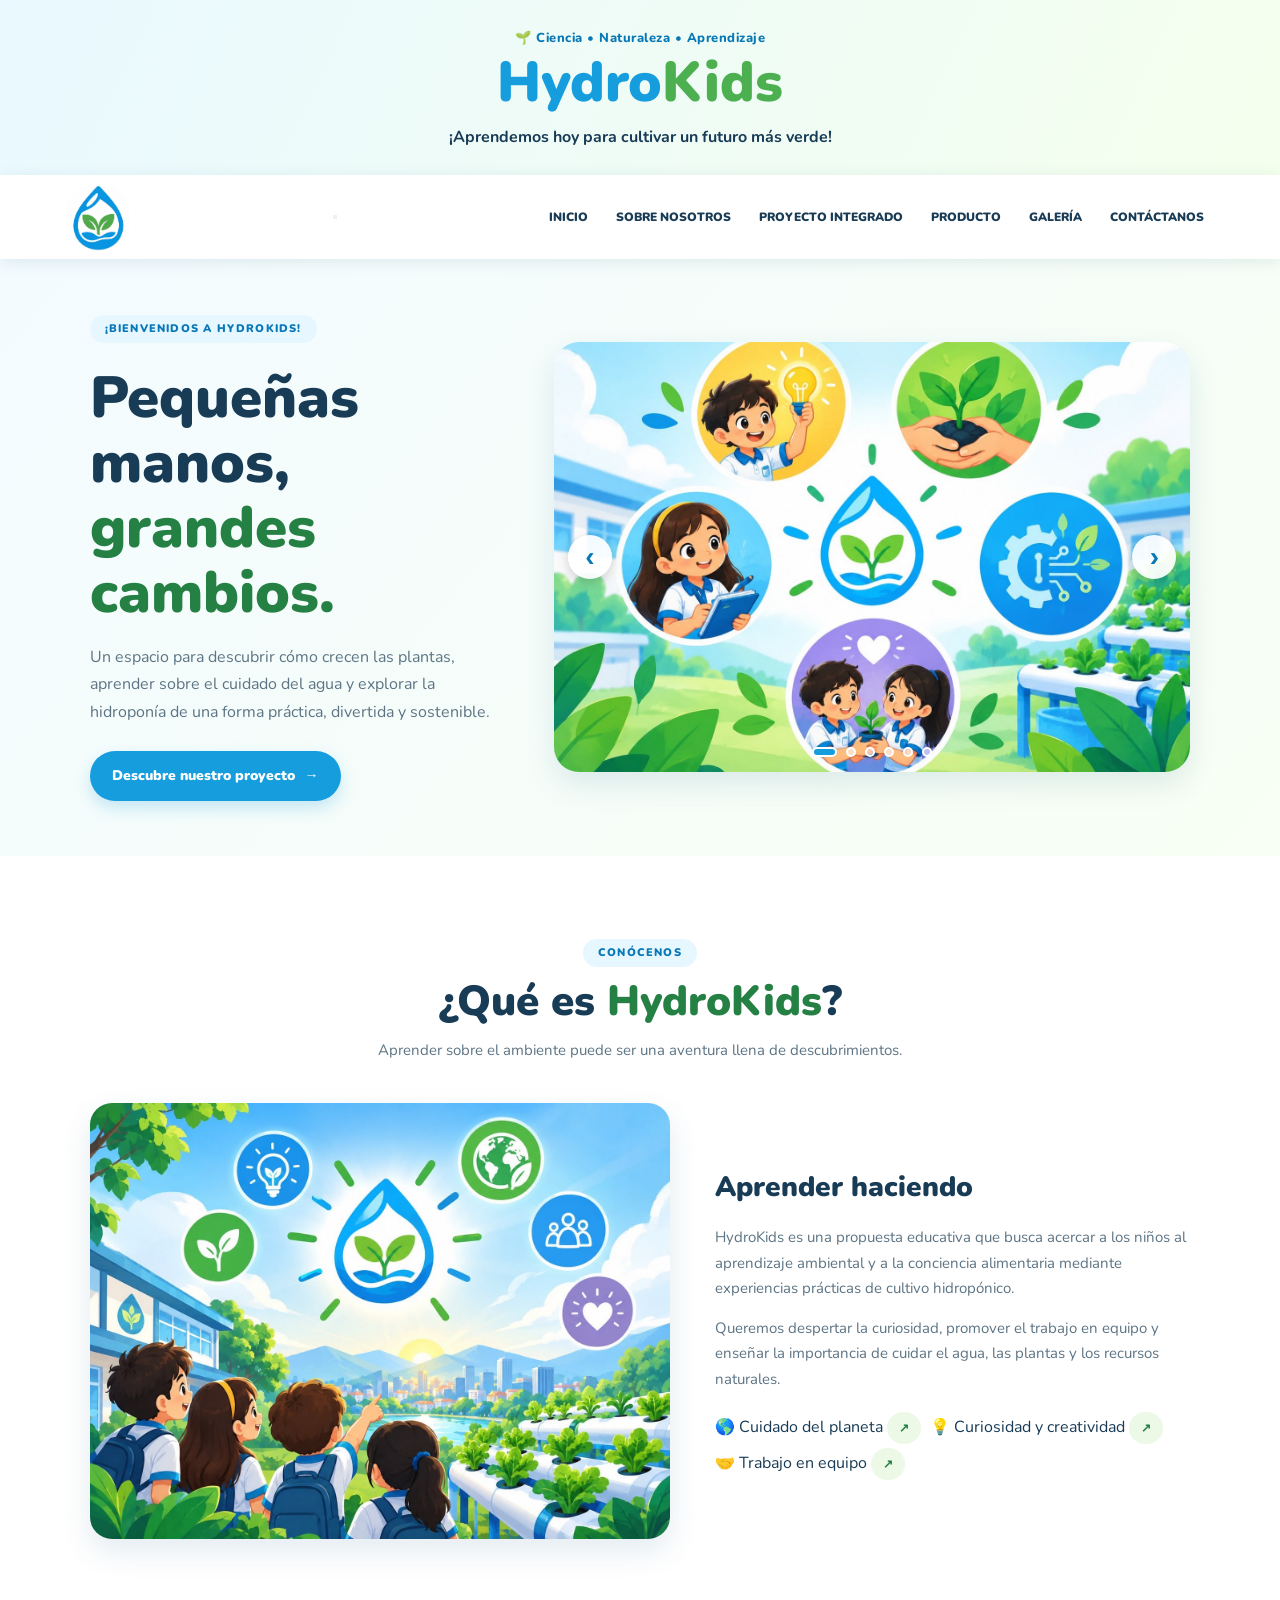
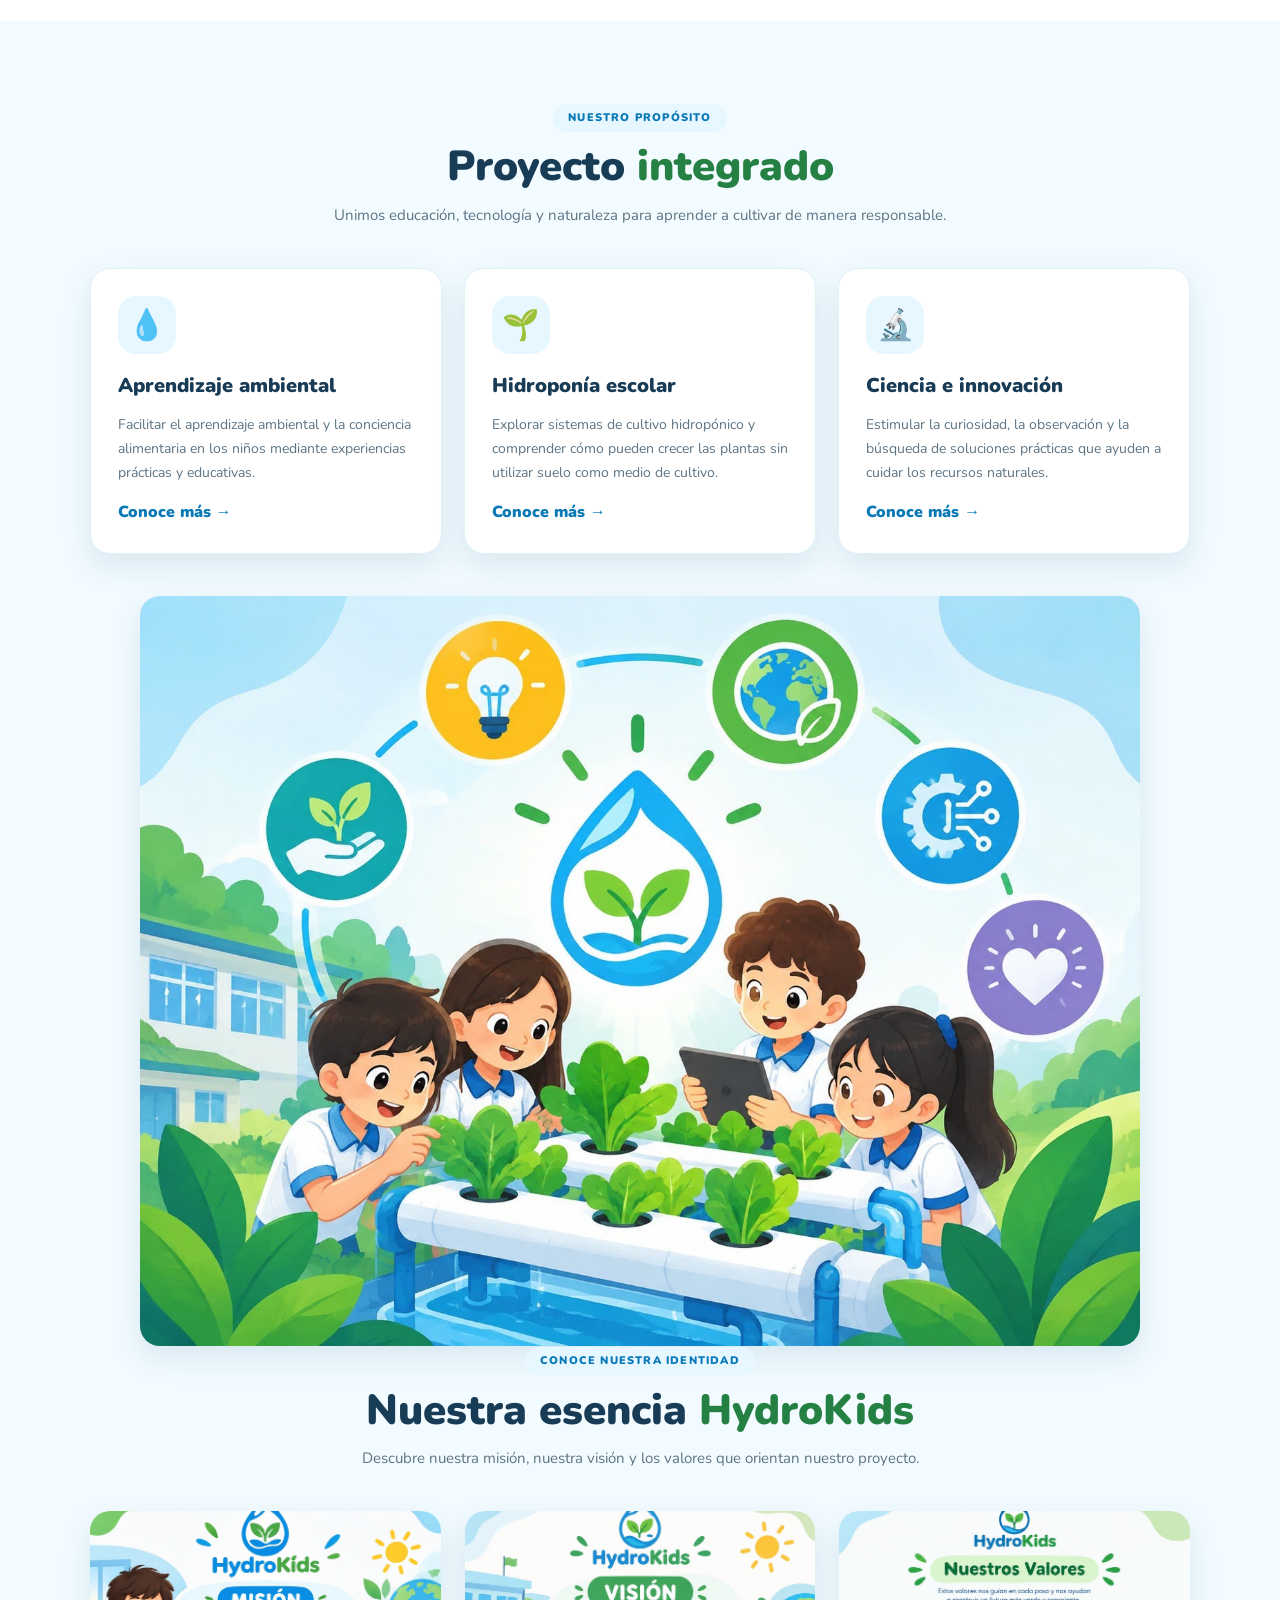
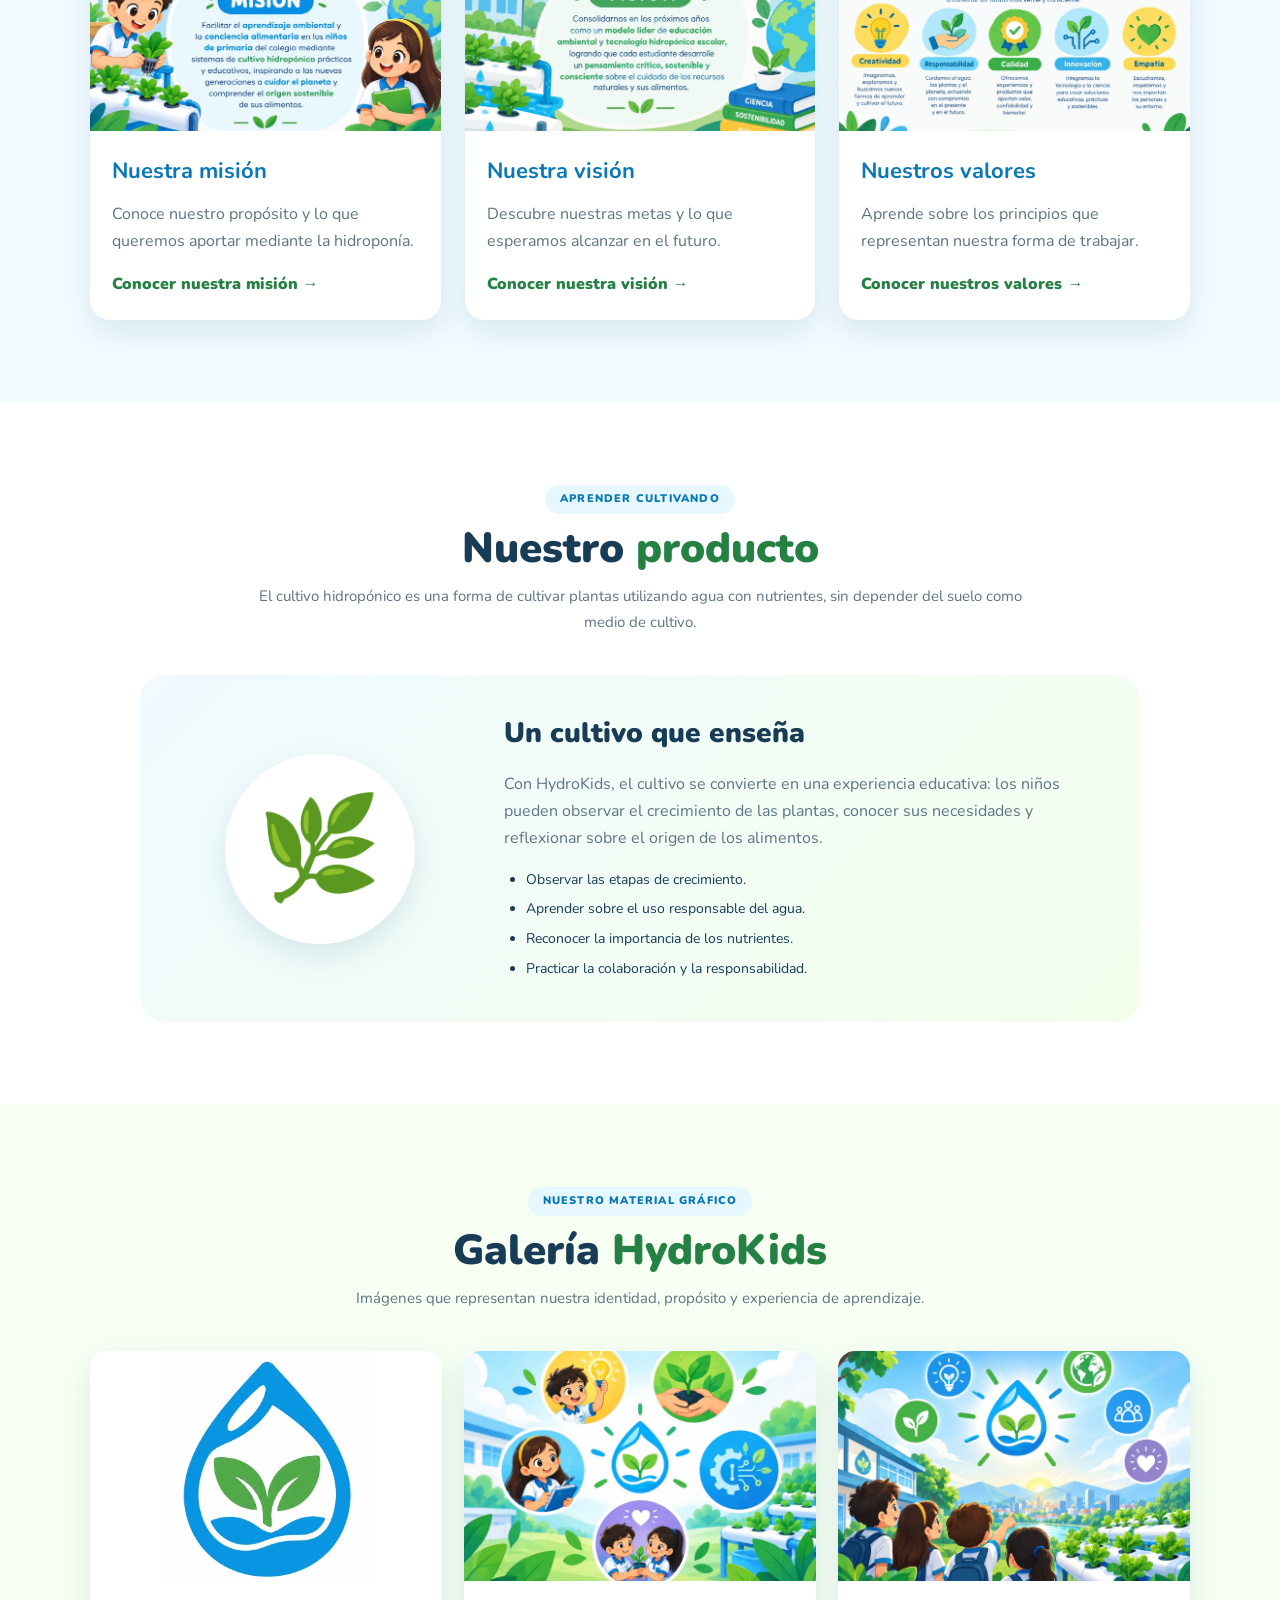
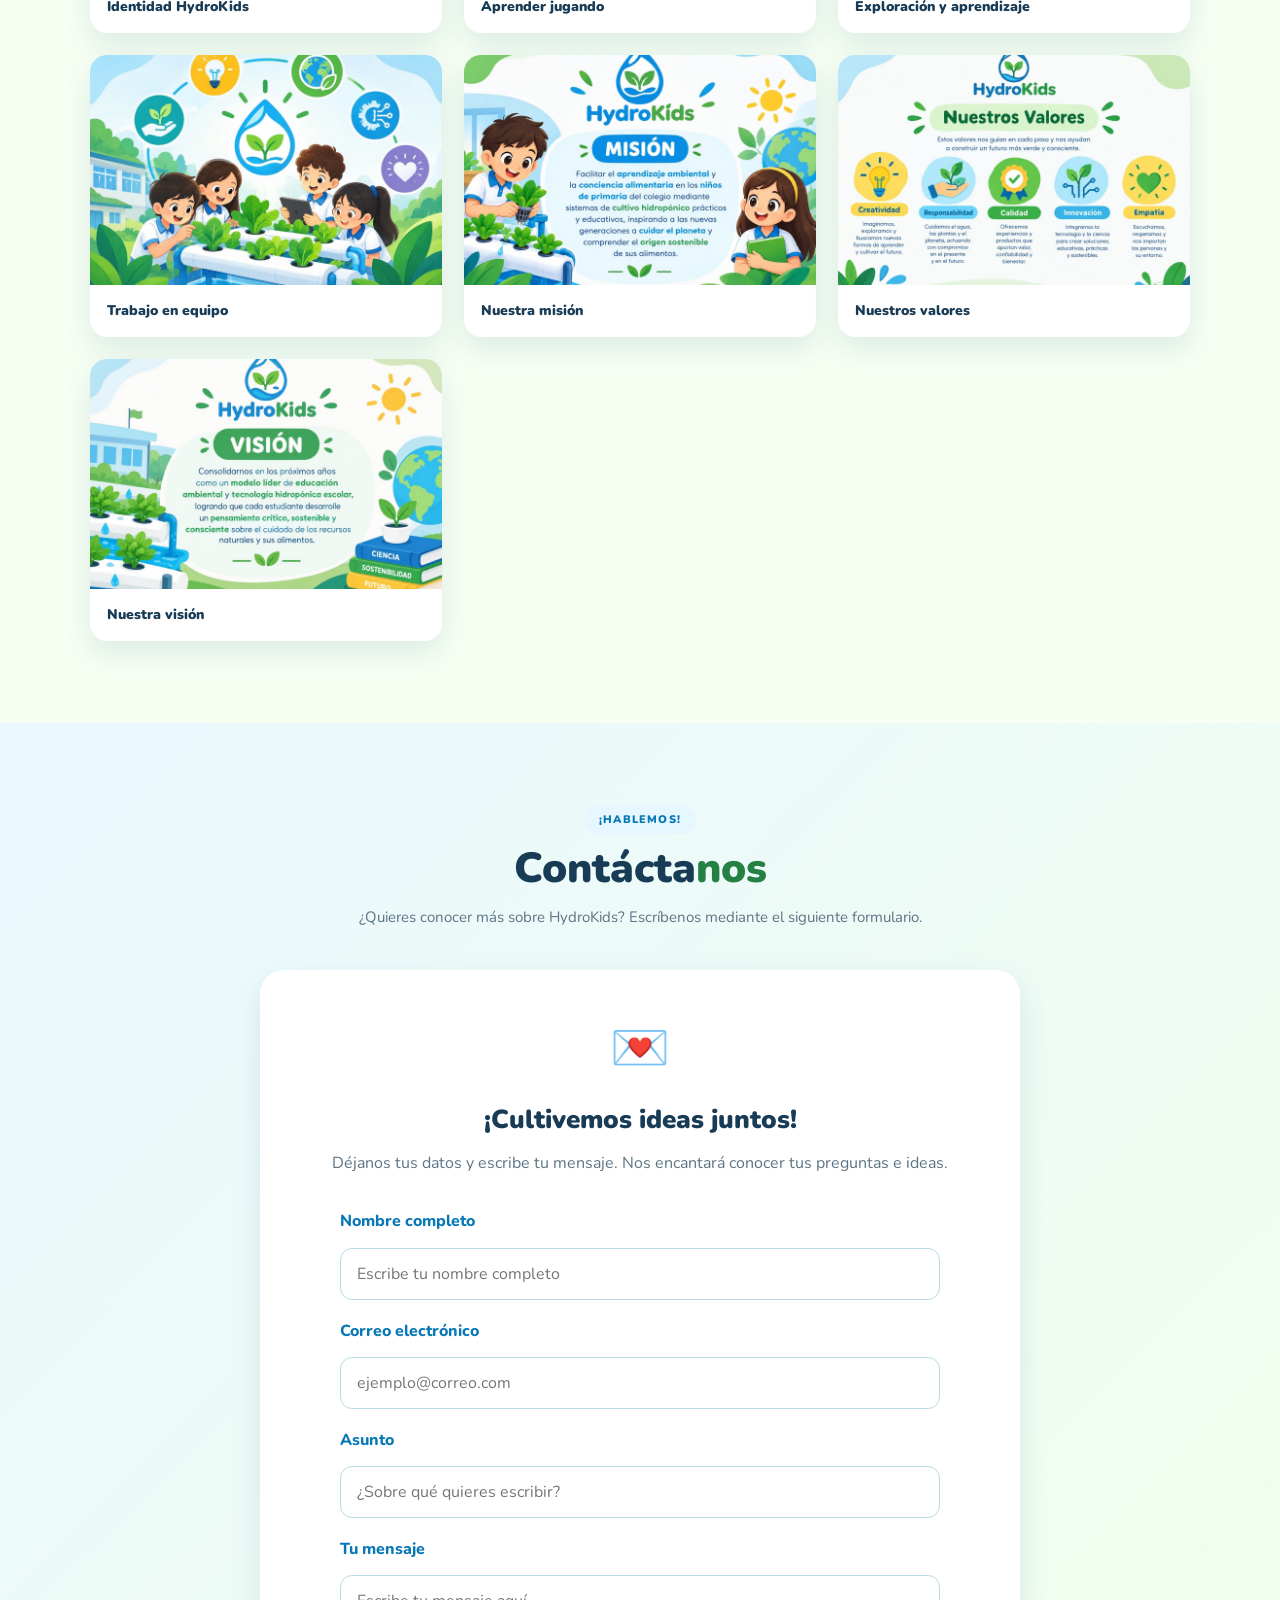
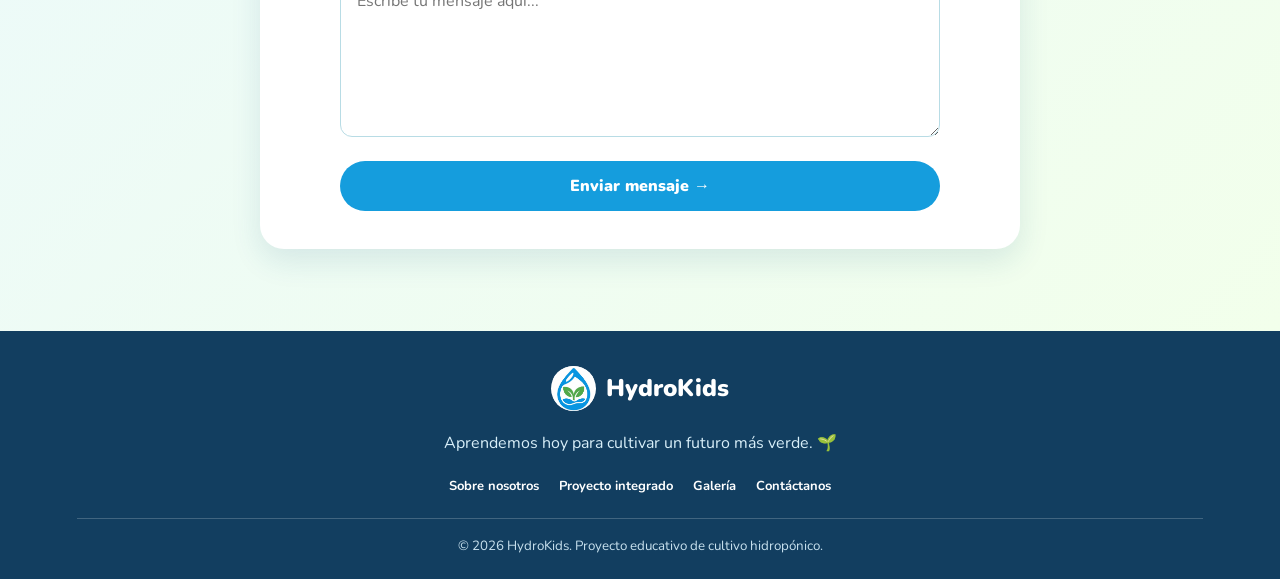
<file: index.html>
<!DOCTYPE html>
<html lang="es">
<head>
    <meta charset="UTF-8">
    <meta name="viewport" content="width=device-width, initial-scale=1.0">
    <meta name="description" content="HydroKids: aprendizaje ambiental y cultivo hidropónico para niños.">

    <title>HydroKids | Aprender, cultivar y cuidar</title>

    <link rel="stylesheet" href="contenido.css">

    <link rel="preconnect" href="https://fonts.googleapis.com">
    <link rel="preconnect" href="https://fonts.gstatic.com" crossorigin>
    <link href="https://fonts.googleapis.com/css2?family=Nunito:wght@400;500;600;700;800;900&display=swap" rel="stylesheet">
</head>

<body>

    <!-- ENCABEZADO -->
    <header class="encabezado" id="inicio">
        <div class="encabezado-texto">
            <span class="mini-etiqueta">🌱 Ciencia • Naturaleza • Aprendizaje</span>
            <h1>Hydro<span>Kids</span></h1>
            <p>¡Aprendemos hoy para cultivar un futuro más verde!</p>
        </div>
    </header>

    <!-- NAVEGACIÓN -->
    <nav class="navbar" aria-label="Navegación principal">

        <a class="logo" href="#inicio" aria-label="HydroKids, inicio">
            <img src="imagenes/logo-hydrokids.jpeg" alt="Logo HydroKids">
        </a>

        <button class="menu-toggle" id="menu-toggle"
                type="button"
                aria-label="Abrir menú"
                aria-expanded="false">
            
        </button>

        <div class="menu" id="menu">
            <a href="#inicio">INICIO</a>
            <a href="#sobre-nosotros">SOBRE NOSOTROS</a>
            <a href="#proyecto-integrado">PROYECTO INTEGRADO</a>
            <a href="#producto">PRODUCTO</a>
            <a href="#galeria">GALERÍA</a>
            <a href="#contactanos">CONTÁCTANOS</a>
        </div>
    </nav>

    <main>

        <!-- INICIO -->
        <section class="portada seccion">
            <div class="portada-texto">
                <span class="etiqueta">¡BIENVENIDOS A HYDROKIDS!</span>

                <h2>
                    Pequeñas manos,<br>
                    <span>grandes cambios.</span>
                </h2>

                <p>
                    Un espacio para descubrir cómo crecen las plantas,
                    aprender sobre el cuidado del agua y explorar la
                    hidroponía de una forma práctica, divertida y sostenible.
                </p>

                <a class="boton boton-azul" href="#sobre-nosotros">
                    Descubre nuestro proyecto <span>→</span>
                </a>
            </div>

            <div class="portada-imagen">
                <img src="imagenes/portada-hydrokids.jpeg"
                     alt="Ilustración de HydroKids, niños y cultivo hidropónico">
            </div>
        </section>

        <!-- SOBRE NOSOTROS -->
        <section class="seccion sobre" id="sobre-nosotros">

            <div class="titulo-seccion">
                <span class="etiqueta">CONÓCENOS</span>
                <h2>¿Qué es <span>HydroKids</span>?</h2>
                <p>
                    Aprender sobre el ambiente puede ser una aventura
                    llena de descubrimientos.
                </p>
            </div>

            <div class="sobre-contenido">

                <div class="sobre-imagen">
                    <img src="imagenes/equipo-cultivo.jpeg"
                         alt="Niños aprendiendo y trabajando juntos en un cultivo hidropónico">
                </div>

                <div class="sobre-texto">
                    <h3>Aprender haciendo</h3>

                    <p>
                        HydroKids es una propuesta educativa que busca
                        acercar a los niños al aprendizaje ambiental y a
                        la conciencia alimentaria mediante experiencias
                        prácticas de cultivo hidropónico.
                    </p>

                    <p>
                        Queremos despertar la curiosidad, promover el
                        trabajo en equipo y enseñar la importancia de
                        cuidar el agua, las plantas y los recursos naturales.
                    </p>

                    <!-- ETIQUETAS CON ENLACES -->
                    <div class="pildoras">
                        <a href="cuidado-planeta.html" class="pildora-enlace">🌎 Cuidado del planeta <span class="pildora-flecha" aria-hidden="true">↗</span></a>
                        <a href="curiosidad-creatividad.html" class="pildora-enlace">💡 Curiosidad y creatividad <span class="pildora-flecha" aria-hidden="true">↗</span></a>
                        <a href="trabajo-equipo.html" class="pildora-enlace">🤝 Trabajo en equipo <span class="pildora-flecha" aria-hidden="true">↗</span></a>
                    </div>
                </div>

            </div>
        </section>

        <!-- PROYECTO INTEGRADO -->
        <section class="seccion proyecto" id="proyecto-integrado">

            <div class="titulo-seccion">
                <span class="etiqueta">NUESTRO PROPÓSITO</span>
                <h2>Proyecto <span>integrado</span></h2>
                <p>
                    Unimos educación, tecnología y naturaleza para aprender
                    a cultivar de manera responsable.
                </p>
            </div>

            <!-- TARJETAS CON ENLACES A SUS PÁGINAS -->
            <div class="tarjetas">

                <a href="aprendizaje-ambiental.html"
                   class="tarjeta tarjeta-enlace">
                    <div class="icono">💧</div>
                    <h3>Aprendizaje ambiental</h3>
                    <p>
                        Facilitar el aprendizaje ambiental y la conciencia
                        alimentaria en los niños mediante experiencias
                        prácticas y educativas.
                    </p>
                    <span class="tarjeta-ver-mas">Conoce más →</span>
                </a>

                <a href="hidroponia-escolar.html"
                   class="tarjeta tarjeta-enlace">
                    <div class="icono">🌱</div>
                    <h3>Hidroponía escolar</h3>
                    <p>
                        Explorar sistemas de cultivo hidropónico y comprender
                        cómo pueden crecer las plantas sin utilizar suelo
                        como medio de cultivo.
                    </p>
                    <span class="tarjeta-ver-mas">Conoce más →</span>
                </a>

                <a href="ciencia-innovacion.html"
                   class="tarjeta tarjeta-enlace">
                    <div class="icono">🔬</div>
                    <h3>Ciencia e innovación</h3>
                    <p>
                        Estimular la curiosidad, la observación y la búsqueda
                        de soluciones prácticas que ayuden a cuidar los
                        recursos naturales.
                    </p>
                    <span class="tarjeta-ver-mas">Conoce más →</span>
                </a>

            </div>

            <div class="imagen-ancha">
                <img src="imagenes/proyecto-hidroponico.jpeg"
                     alt="Niños trabajando en un sistema hidropónico escolar">
            </div>

            <!-- TARJETAS ENLAZADAS DE MISIÓN, VISIÓN Y VALORES -->
            <div class="titulo-seccion">
                <span class="etiqueta">CONOCE NUESTRA IDENTIDAD</span>
                <h2>Nuestra esencia <span>HydroKids</span></h2>
                <p>
                    Descubre nuestra misión, nuestra visión y los valores
                    que orientan nuestro proyecto.
                </p>
            </div>

            <div class="tarjetas-identidad">

                <a href="mision.html" class="tarjeta-identidad">
                    <img src="imagenes/mision-hydrokids.jpeg"
                         alt="Misión de HydroKids">
                    <div class="tarjeta-identidad-texto">
                        <h3>Nuestra misión</h3>
                        <p>
                            Conoce nuestro propósito y lo que queremos
                            aportar mediante la hidroponía.
                        </p>
                        <span>Conocer nuestra misión →</span>
                    </div>
                </a>

                <a href="vision.html" class="tarjeta-identidad">
                    <img src="imagenes/vision-hydrokids.jpeg"
                         alt="Visión de HydroKids">
                    <div class="tarjeta-identidad-texto">
                        <h3>Nuestra visión</h3>
                        <p>
                            Descubre nuestras metas y lo que esperamos
                            alcanzar en el futuro.
                        </p>
                        <span>Conocer nuestra visión →</span>
                    </div>
                </a>

                <a href="valores.html" class="tarjeta-identidad">
                    <img src="imagenes/valores-hydrokids.jpeg"
                         alt="Valores de HydroKids">
                    <div class="tarjeta-identidad-texto">
                        <h3>Nuestros valores</h3>
                        <p>
                            Aprende sobre los principios que representan
                            nuestra forma de trabajar.
                        </p>
                        <span>Conocer nuestros valores →</span>
                    </div>
                </a>

            </div>

        </section>

        <!-- PRODUCTO -->
        <section class="seccion producto" id="producto">

            <div class="titulo-seccion">
                <span class="etiqueta">APRENDER CULTIVANDO</span>
                <h2>Nuestro <span>producto</span></h2>
                <p>
                    El cultivo hidropónico es una forma de cultivar plantas
                    utilizando agua con nutrientes, sin depender del suelo
                    como medio de cultivo.
                </p>
            </div>

            <!-- PRODUCTO CON ENLACE -->
            <a href="cultivo-que-ensena.html" class="producto-contenido producto-enlace" aria-label="Conocer más sobre Un cultivo que enseña">

                <div class="producto-icono">🌿</div>

                <div>
                    <h3>Un cultivo que enseña</h3>

                    <p>
                        Con HydroKids, el cultivo se convierte en una
                        experiencia educativa: los niños pueden observar
                        el crecimiento de las plantas, conocer sus
                        necesidades y reflexionar sobre el origen de
                        los alimentos.
                    </p>

                    <ul>
                        <li>Observar las etapas de crecimiento.</li>
                        <li>Aprender sobre el uso responsable del agua.</li>
                        <li>Reconocer la importancia de los nutrientes.</li>
                        <li>Practicar la colaboración y la responsabilidad.</li>
                    </ul>
                </div>

            </a>
        </section>

        <!-- GALERÍA -->
        <section class="seccion galeria" id="galeria">

            <div class="titulo-seccion">
                <span class="etiqueta">NUESTRO MATERIAL GRÁFICO</span>
                <h2>Galería <span>HydroKids</span></h2>
                <p>
                    Imágenes que representan nuestra identidad, propósito
                    y experiencia de aprendizaje.
                </p>
            </div>

            <div class="galeria-grid">

                <figure class="galeria-item galeria-logo">
                    <img src="imagenes/logo-hydrokids.jpeg"
                         alt="Logo de HydroKids">
                    <figcaption>Identidad HydroKids</figcaption>
                </figure>

                <figure class="galeria-item">
                    <img src="imagenes/portada-hydrokids.jpeg"
                         alt="Ilustración principal de HydroKids">
                    <figcaption>Aprender jugando</figcaption>
                </figure>

                <figure class="galeria-item">
                    <img src="imagenes/equipo-cultivo.jpeg"
                         alt="Niños aprendiendo sobre hidroponía">
                    <figcaption>Exploración y aprendizaje</figcaption>
                </figure>

                <figure class="galeria-item">
                    <img src="imagenes/proyecto-hidroponico.jpeg"
                         alt="Trabajo en equipo junto al sistema de cultivo">
                    <figcaption>Trabajo en equipo</figcaption>
                </figure>

                <figure class="galeria-item">
                    <img src="imagenes/mision-hydrokids.jpeg"
                         alt="Misión de HydroKids">
                    <figcaption>Nuestra misión</figcaption>
                </figure>

                <figure class="galeria-item">
                    <img src="imagenes/valores-hydrokids.jpeg"
                         alt="Valores de HydroKids">
                    <figcaption>Nuestros valores</figcaption>
                </figure>

                <figure class="galeria-item">
                    <img src="imagenes/vision-hydrokids.jpeg"
                         alt="Visión de HydroKids">
                    <figcaption>Nuestra visión</figcaption>
                </figure>

            </div>
        </section>

        <!-- CONTÁCTANOS -->
        <section class="seccion contacto" id="contactanos">

            <div class="titulo-seccion">
                <span class="etiqueta">¡HABLEMOS!</span>
                <h2>Contácta<span>nos</span></h2>
                <p>
                    ¿Quieres conocer más sobre HydroKids?
                    Escríbenos mediante el siguiente formulario.
                </p>
            </div>

            <div class="contacto-caja">
                <div class="contacto-icono">💌</div>
                <h3>¡Cultivemos ideas juntos!</h3>

                <p>
                    Déjanos tus datos y escribe tu mensaje.
                    Nos encantará conocer tus preguntas e ideas.
                </p>

                <!-- FORMULARIO -->
                <form class="formulario-contacto"
                      action="mailto:tu-correo@ejemplo.com"
                      method="post"
                      enctype="text/plain">

                    <label for="nombre">Nombre completo</label>
                    <input
                        type="text"
                        id="nombre"
                        name="Nombre"
                        placeholder="Escribe tu nombre completo"
                        autocomplete="name"
                        required
                    >

                    <label for="correo">Correo electrónico</label>
                    <input
                        type="email"
                        id="correo"
                        name="Correo"
                        placeholder="ejemplo@correo.com"
                        autocomplete="email"
                        required
                    >

                    <label for="asunto">Asunto</label>
                    <input
                        type="text"
                        id="asunto"
                        name="Asunto"
                        placeholder="¿Sobre qué quieres escribir?"
                        required
                    >

                    <label for="mensaje">Tu mensaje</label>
                    <textarea
                        id="mensaje"
                        name="Mensaje"
                        rows="6"
                        placeholder="Escribe tu mensaje aquí..."
                        required
                    ></textarea>

                    <button type="submit" class="boton-enviar">
                        Enviar mensaje →
                    </button>

                </form>
            </div>
        </section>

    </main>

    <!-- PIE DE PÁGINA -->
    <footer class="footer">

        <a href="#inicio" class="footer-marca">
            <img src="imagenes/logo-hydrokids.jpeg" alt="Logo HydroKids">
            <span>HydroKids</span>
        </a>

        <p>Aprendemos hoy para cultivar un futuro más verde. 🌱</p>

        <div class="footer-enlaces">
            <a href="#sobre-nosotros">Sobre nosotros</a>
            <a href="#proyecto-integrado">Proyecto integrado</a>
            <a href="#galeria">Galería</a>
            <a href="#contactanos">Contáctanos</a>
        </div>

        <small>
            © 2026 HydroKids. Proyecto educativo de cultivo hidropónico.
        </small>

    </footer>

    <!-- MENÚ PARA CELULARES -->
    <script>
        const botonMenu = document.getElementById("menu-toggle");
        const menu = document.getElementById("menu");

        botonMenu.addEventListener("click", () => {
            const abierto = menu.classList.toggle("menu-abierto");
            botonMenu.setAttribute("aria-expanded", abierto);
            botonMenu.textContent = abierto ? "✕" : "☰";
        });

        document.querySelectorAll(".menu a").forEach((enlace) => {
            enlace.addEventListener("click", () => {
                menu.classList.remove("menu-abierto");
                botonMenu.setAttribute("aria-expanded", "false");
                botonMenu.textContent = "☰";
            });
        });
    </script>

    <!-- CARRUSEL DE LA PORTADA -->
    <script>
    document.addEventListener("DOMContentLoaded", function () {
        const contenedor = document.querySelector(".portada-imagen");

        if (!contenedor || contenedor.dataset.carruselCreado === "true") {
            return;
        }

        const imagenes = [
            {
                src: "imagenes/portada-hydrokids.jpeg",
                alt: "Portada de HydroKids"
            },
            {
                src: "imagenes/equipo-cultivo.jpeg",
                alt: "Niños aprendiendo sobre el cultivo"
            },
            {
                src: "imagenes/proyecto-hidroponico.jpeg",
                alt: "Proyecto de cultivo hidropónico"
            },
            {
                src: "imagenes/mision-hydrokids.jpeg",
                alt: "Misión de HydroKids"
            },
            {
                src: "imagenes/vision-hydrokids.jpeg",
                alt: "Visión de HydroKids"
            },
            {
                src: "imagenes/valores-hydrokids.jpeg",
                alt: "Valores de HydroKids"
            }
        ];

        contenedor.dataset.carruselCreado = "true";
        contenedor.classList.add("hydrokids-carrusel");
        contenedor.innerHTML = "";

        const pista = document.createElement("div");
        pista.className = "carrusel-pista";

        const puntos = document.createElement("div");
        puntos.className = "carrusel-puntos";

        let indiceActual = 0;
        let temporizador;

        imagenes.forEach(function (imagen, indice) {
            const foto = document.createElement("img");
            foto.className = "carrusel-foto";
            foto.src = imagen.src;
            foto.alt = imagen.alt;

            if (indice === 0) {
                foto.classList.add("carrusel-activa");
            }

            foto.onerror = function () {
                console.warn("No se pudo cargar esta imagen:", imagen.src);
            };

            pista.appendChild(foto);

            const punto = document.createElement("button");
            punto.type = "button";
            punto.className = "carrusel-punto";
            punto.setAttribute("aria-label", "Mostrar imagen " + (indice + 1));

            if (indice === 0) {
                punto.classList.add("carrusel-activo");
            }

            punto.addEventListener("click", function () {
                mostrarImagen(indice);
                reiniciarTemporizador();
            });

            puntos.appendChild(punto);
        });

        const anterior = document.createElement("button");
        anterior.type = "button";
        anterior.className = "carrusel-flecha carrusel-anterior";
        anterior.innerHTML = "&#8249;";
        anterior.setAttribute("aria-label", "Imagen anterior");

        const siguiente = document.createElement("button");
        siguiente.type = "button";
        siguiente.className = "carrusel-flecha carrusel-siguiente";
        siguiente.innerHTML = "&#8250;";
        siguiente.setAttribute("aria-label", "Imagen siguiente");

        contenedor.appendChild(pista);
        contenedor.appendChild(anterior);
        contenedor.appendChild(siguiente);
        contenedor.appendChild(puntos);

        const fotos = pista.querySelectorAll(".carrusel-foto");
        const botonesPunto = puntos.querySelectorAll(".carrusel-punto");

        function mostrarImagen(indice) {
            indiceActual = (indice + imagenes.length) % imagenes.length;

            fotos.forEach(function (foto, i) {
                foto.classList.toggle("carrusel-activa", i === indiceActual);
            });

            botonesPunto.forEach(function (punto, i) {
                punto.classList.toggle("carrusel-activo", i === indiceActual);
            });
        }

        function iniciarTemporizador() {
            temporizador = setInterval(function () {
                mostrarImagen(indiceActual + 1);
            }, 4000);
        }

        function reiniciarTemporizador() {
            clearInterval(temporizador);
            iniciarTemporizador();
        }

        anterior.addEventListener("click", function () {
            mostrarImagen(indiceActual - 1);
            reiniciarTemporizador();
        });

        siguiente.addEventListener("click", function () {
            mostrarImagen(indiceActual + 1);
            reiniciarTemporizador();
        });

        contenedor.addEventListener("mouseenter", function () {
            clearInterval(temporizador);
        });

        contenedor.addEventListener("mouseleave", function () {
            reiniciarTemporizador();
        });

        iniciarTemporizador();
    });
    </script>

</body>
</html>
</file>
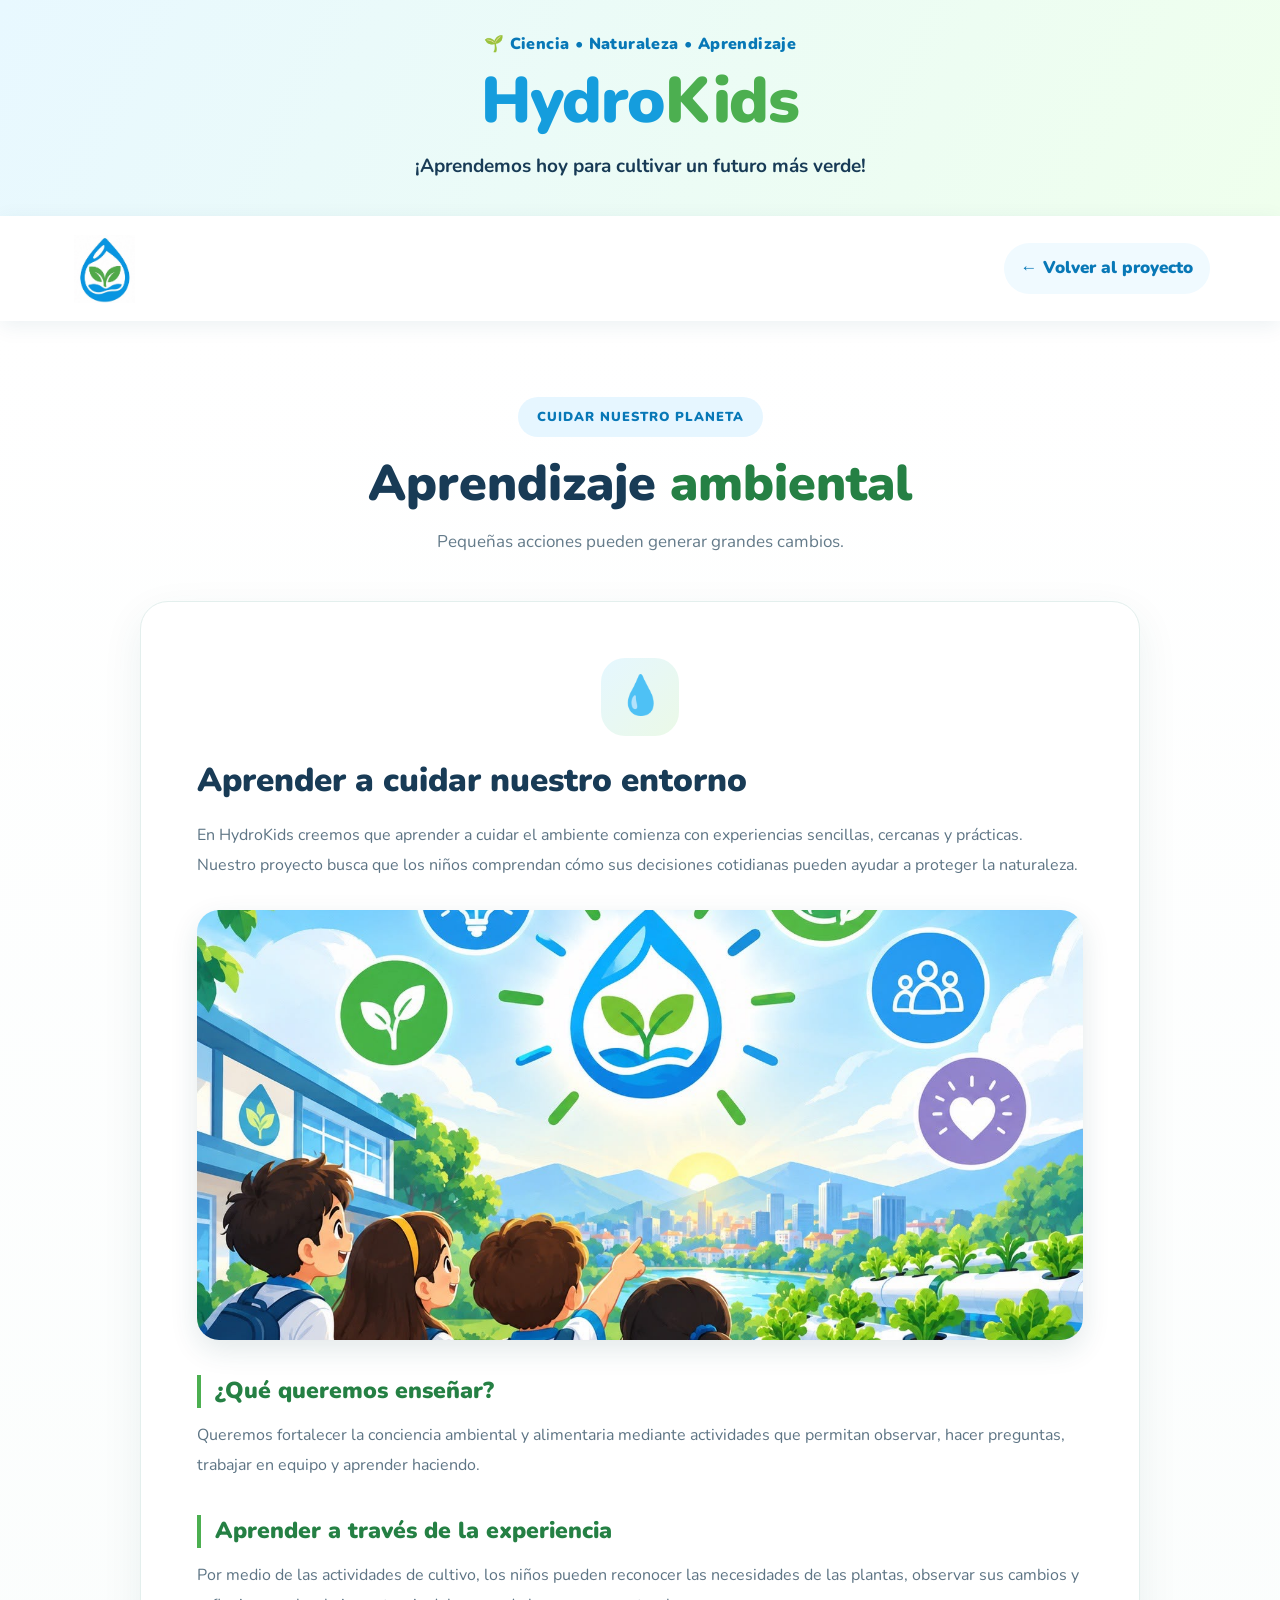
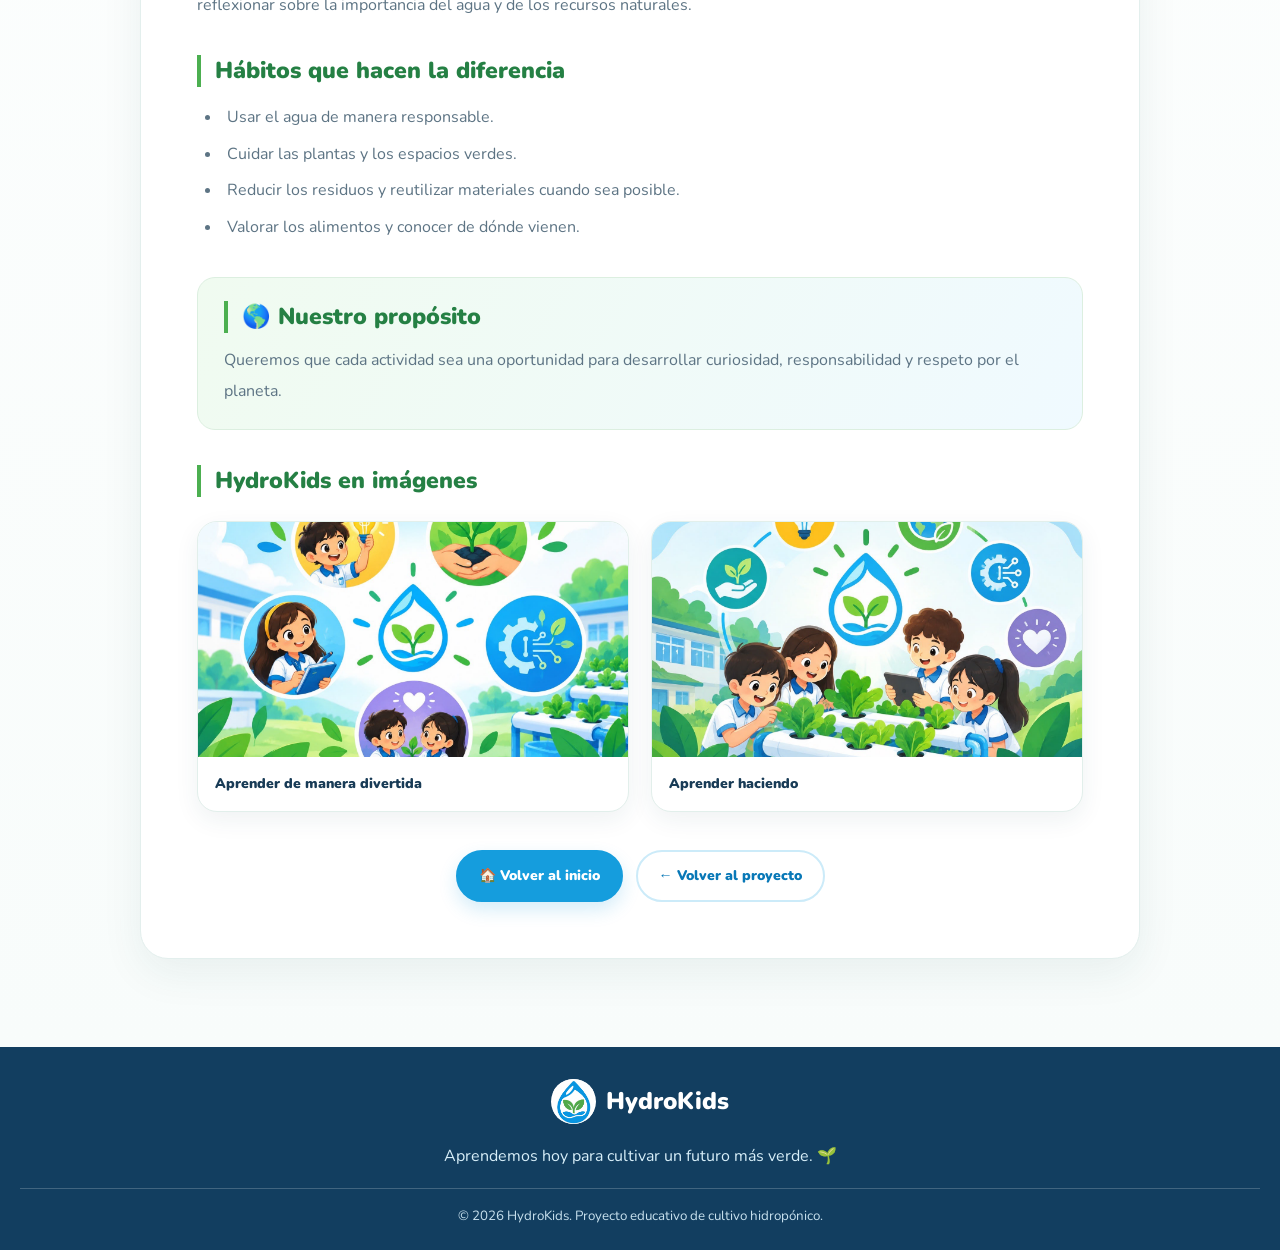
<file: aprendizaje-ambiental.html>
<!DOCTYPE html>
<html lang="es">
<head>
    <meta charset="UTF-8">
    <meta name="viewport" content="width=device-width, initial-scale=1.0">
    <title>Aprendizaje ambiental | HydroKids</title>
    <link rel="stylesheet" href="contenido.css">
    <link href="https://fonts.googleapis.com/css2?family=Nunito:wght@400;500;600;700;800;900&display=swap" rel="stylesheet">
</head>

<body>

<header class="encabezado" id="inicio">
    <div class="encabezado-texto">
        <span class="mini-etiqueta">🌱 Ciencia • Naturaleza • Aprendizaje</span>
        <h1>Hydro<span>Kids</span></h1>
        <p>¡Aprendemos hoy para cultivar un futuro más verde!</p>
    </div>
</header>

<nav class="navbar">
    <a class="logo" href="index.html">
        <img src="imagenes/logo-hydrokids.jpeg" alt="Logo HydroKids">
    </a>
    <a href="index.html#proyecto-integrado" class="detalle-volver-arriba">
        ← Volver al proyecto
    </a>
</nav>

<main>
    <section class="seccion pagina-detalle">

        <div class="titulo-seccion">
            <span class="etiqueta">CUIDAR NUESTRO PLANETA</span>
            <h2>Aprendizaje <span>ambiental</span></h2>
            <p>Pequeñas acciones pueden generar grandes cambios.</p>
        </div>

        <article class="detalle-caja">

            <div class="detalle-icono">💧</div>

            <h2>Aprender a cuidar nuestro entorno</h2>

            <p>
                En HydroKids creemos que aprender a cuidar el ambiente
                comienza con experiencias sencillas, cercanas y prácticas.
                Nuestro proyecto busca que los niños comprendan cómo sus
                decisiones cotidianas pueden ayudar a proteger la naturaleza.
            </p>

            <img
                class="detalle-imagen-principal"
                src="imagenes/equipo-cultivo.jpeg"
                alt="Experiencia educativa relacionada con el cultivo"
            >

            <h3>¿Qué queremos enseñar?</h3>

            <p>
                Queremos fortalecer la conciencia ambiental y alimentaria
                mediante actividades que permitan observar, hacer preguntas,
                trabajar en equipo y aprender haciendo.
            </p>

            <h3>Aprender a través de la experiencia</h3>

            <p>
                Por medio de las actividades de cultivo, los niños pueden
                reconocer las necesidades de las plantas, observar sus cambios
                y reflexionar sobre la importancia del agua y de los recursos
                naturales.
            </p>

            <h3>Hábitos que hacen la diferencia</h3>

            <ul>
                <li>Usar el agua de manera responsable.</li>
                <li>Cuidar las plantas y los espacios verdes.</li>
                <li>Reducir los residuos y reutilizar materiales cuando sea posible.</li>
                <li>Valorar los alimentos y conocer de dónde vienen.</li>
            </ul>

            <div class="detalle-destacado">
                <h3>🌎 Nuestro propósito</h3>
                <p>
                    Queremos que cada actividad sea una oportunidad para
                    desarrollar curiosidad, responsabilidad y respeto por
                    el planeta.
                </p>
            </div>

            <h3>HydroKids en imágenes</h3>

            <div class="detalle-galeria">
                <figure>
                    <img src="imagenes/portada-hydrokids.jpeg"
                         alt="Imagen principal de HydroKids">
                    <figcaption>Aprender de manera divertida</figcaption>
                </figure>

                <figure>
                    <img src="imagenes/proyecto-hidroponico.jpeg"
                         alt="Proyecto de cultivo hidropónico">
                    <figcaption>Aprender haciendo</figcaption>
                </figure>
            </div>

            <div class="detalle-botones">
                <a href="index.html" class="detalle-boton">
                    🏠 Volver al inicio
                </a>

                <a href="index.html#proyecto-integrado"
                   class="detalle-boton detalle-boton-secundario">
                    ← Volver al proyecto
                </a>
            </div>

        </article>
    </section>
</main>

<footer class="footer">
    <a href="index.html" class="footer-marca">
        <img src="imagenes/logo-hydrokids.jpeg" alt="Logo HydroKids">
        <span>HydroKids</span>
    </a>
    <p>Aprendemos hoy para cultivar un futuro más verde. 🌱</p>
    <small>© 2026 HydroKids. Proyecto educativo de cultivo hidropónico.</small>
</footer>

</body>
</html>
</file>
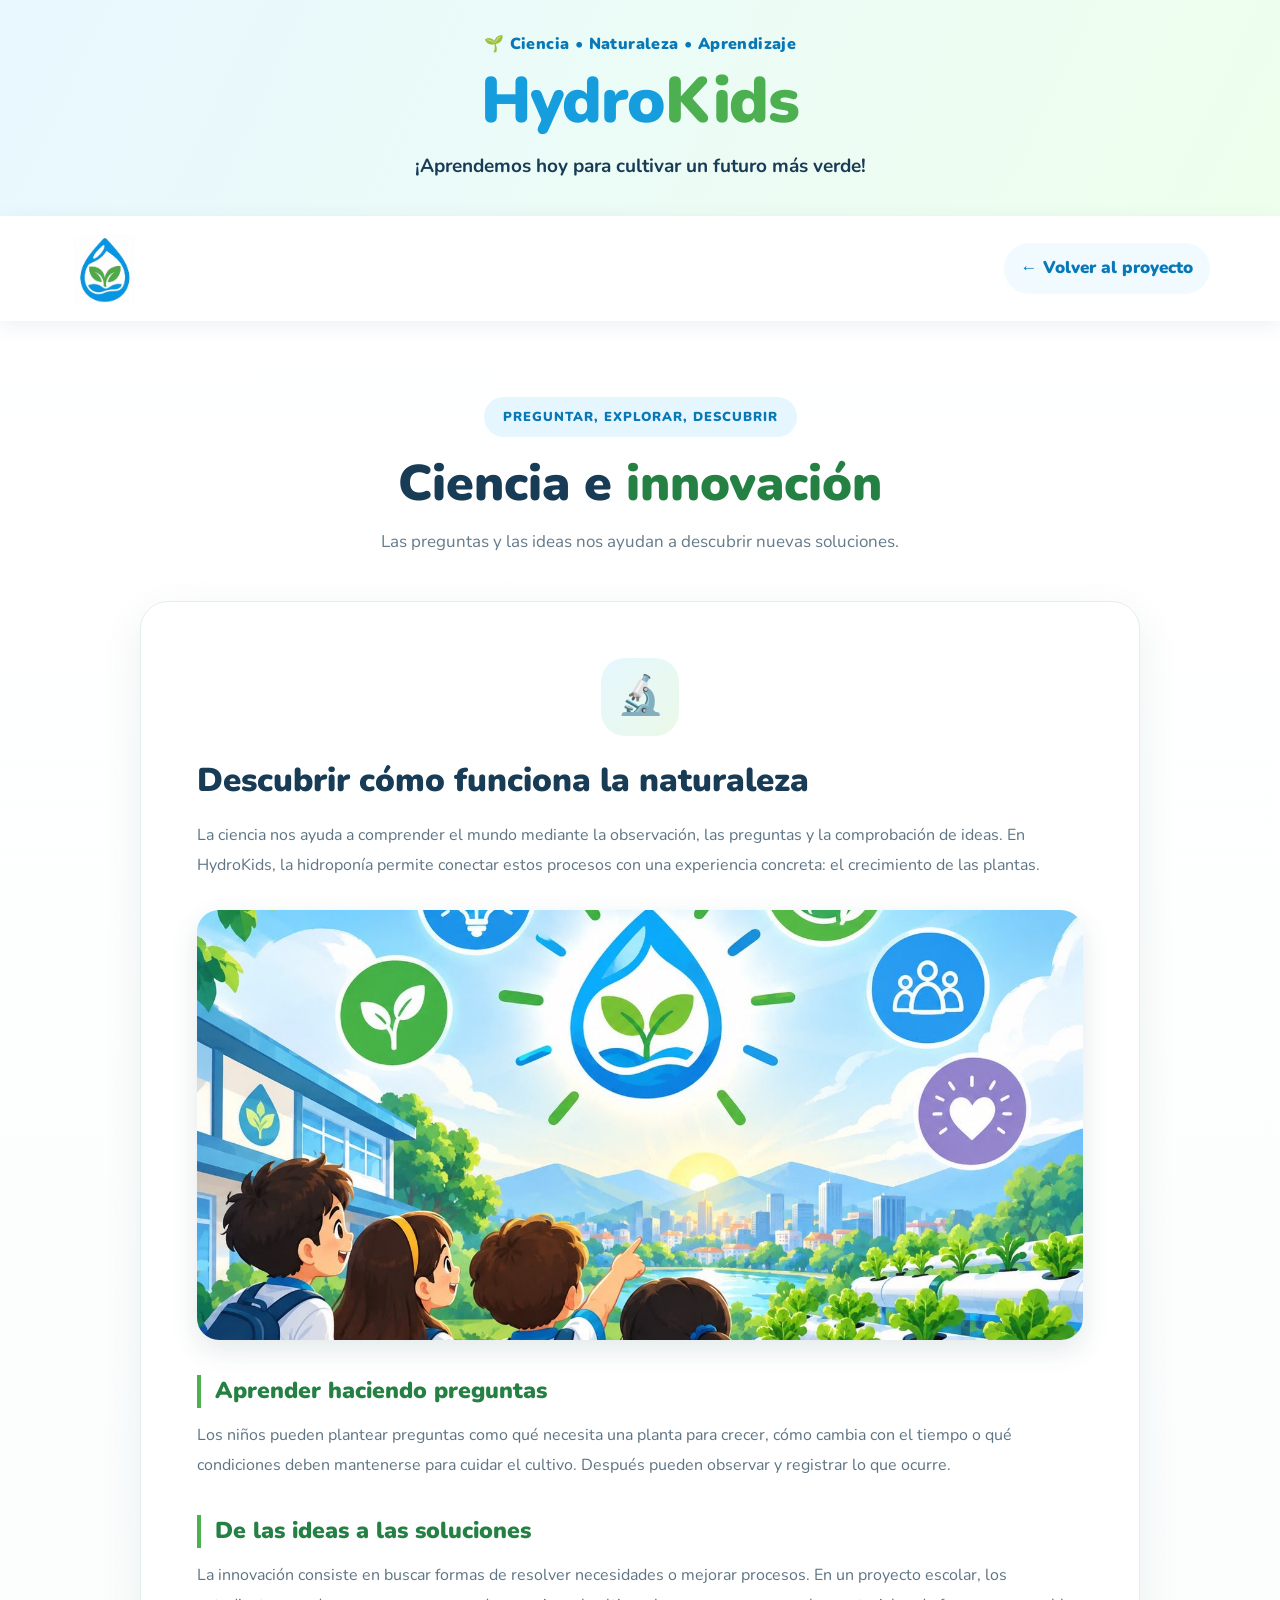
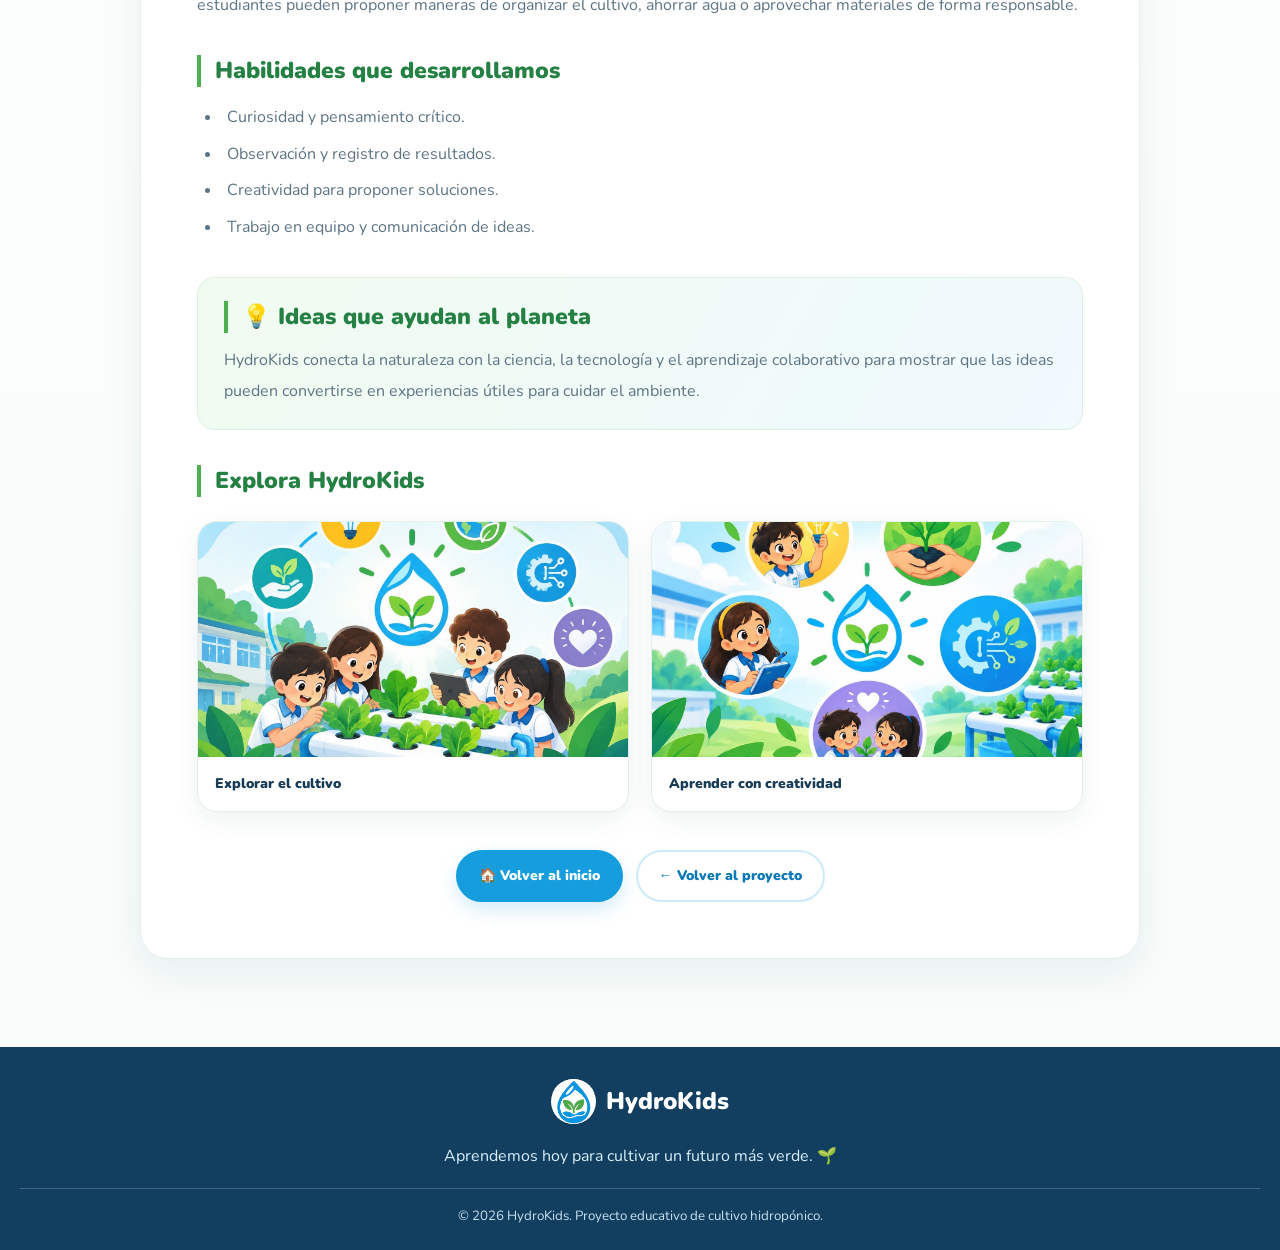
<file: ciencia-innovacion.html>
<!DOCTYPE html>
<html lang="es">
<head>
    <meta charset="UTF-8">
    <meta name="viewport" content="width=device-width, initial-scale=1.0">
    <title>Ciencia e innovación | HydroKids</title>
    <link rel="stylesheet" href="contenido.css">
    <link href="https://fonts.googleapis.com/css2?family=Nunito:wght@400;500;600;700;800;900&display=swap" rel="stylesheet">
</head>

<body>

<header class="encabezado" id="inicio">
    <div class="encabezado-texto">
        <span class="mini-etiqueta">🌱 Ciencia • Naturaleza • Aprendizaje</span>
        <h1>Hydro<span>Kids</span></h1>
        <p>¡Aprendemos hoy para cultivar un futuro más verde!</p>
    </div>
</header>

<nav class="navbar">
    <a class="logo" href="index.html">
        <img src="imagenes/logo-hydrokids.jpeg" alt="Logo HydroKids">
    </a>
    <a href="index.html#proyecto-integrado" class="detalle-volver-arriba">
        ← Volver al proyecto
    </a>
</nav>

<main>
    <section class="seccion pagina-detalle">

        <div class="titulo-seccion">
            <span class="etiqueta">PREGUNTAR, EXPLORAR, DESCUBRIR</span>
            <h2>Ciencia e <span>innovación</span></h2>
            <p>Las preguntas y las ideas nos ayudan a descubrir nuevas soluciones.</p>
        </div>

        <article class="detalle-caja">

            <div class="detalle-icono">🔬</div>

            <h2>Descubrir cómo funciona la naturaleza</h2>

            <p>
                La ciencia nos ayuda a comprender el mundo mediante la
                observación, las preguntas y la comprobación de ideas.
                En HydroKids, la hidroponía permite conectar estos procesos
                con una experiencia concreta: el crecimiento de las plantas.
            </p>

            <img
                class="detalle-imagen-principal"
                src="imagenes/equipo-cultivo.jpeg"
                alt="Aprendizaje y exploración en HydroKids"
            >

            <h3>Aprender haciendo preguntas</h3>

            <p>
                Los niños pueden plantear preguntas como qué necesita una
                planta para crecer, cómo cambia con el tiempo o qué
                condiciones deben mantenerse para cuidar el cultivo.
                Después pueden observar y registrar lo que ocurre.
            </p>

            <h3>De las ideas a las soluciones</h3>

            <p>
                La innovación consiste en buscar formas de resolver
                necesidades o mejorar procesos. En un proyecto escolar,
                los estudiantes pueden proponer maneras de organizar
                el cultivo, ahorrar agua o aprovechar materiales de
                forma responsable.
            </p>

            <h3>Habilidades que desarrollamos</h3>

            <ul>
                <li>Curiosidad y pensamiento crítico.</li>
                <li>Observación y registro de resultados.</li>
                <li>Creatividad para proponer soluciones.</li>
                <li>Trabajo en equipo y comunicación de ideas.</li>
            </ul>

            <div class="detalle-destacado">
                <h3>💡 Ideas que ayudan al planeta</h3>
                <p>
                    HydroKids conecta la naturaleza con la ciencia, la
                    tecnología y el aprendizaje colaborativo para mostrar
                    que las ideas pueden convertirse en experiencias útiles
                    para cuidar el ambiente.
                </p>
            </div>

            <h3>Explora HydroKids</h3>

            <div class="detalle-galeria">
                <figure>
                    <img src="imagenes/proyecto-hidroponico.jpeg"
                         alt="Proyecto hidropónico">
                    <figcaption>Explorar el cultivo</figcaption>
                </figure>

                <figure>
                    <img src="imagenes/portada-hydrokids.jpeg"
                         alt="Ilustración de HydroKids">
                    <figcaption>Aprender con creatividad</figcaption>
                </figure>
            </div>

            <div class="detalle-botones">
                <a href="index.html" class="detalle-boton">
                    🏠 Volver al inicio
                </a>

                <a href="index.html#proyecto-integrado"
                   class="detalle-boton detalle-boton-secundario">
                    ← Volver al proyecto
                </a>
            </div>

        </article>
    </section>
</main>

<footer class="footer">
    <a href="index.html" class="footer-marca">
        <img src="imagenes/logo-hydrokids.jpeg" alt="Logo HydroKids">
        <span>HydroKids</span>
    </a>
    <p>Aprendemos hoy para cultivar un futuro más verde. 🌱</p>
    <small>© 2026 HydroKids. Proyecto educativo de cultivo hidropónico.</small>
</footer>

</body>
</html>
</file>
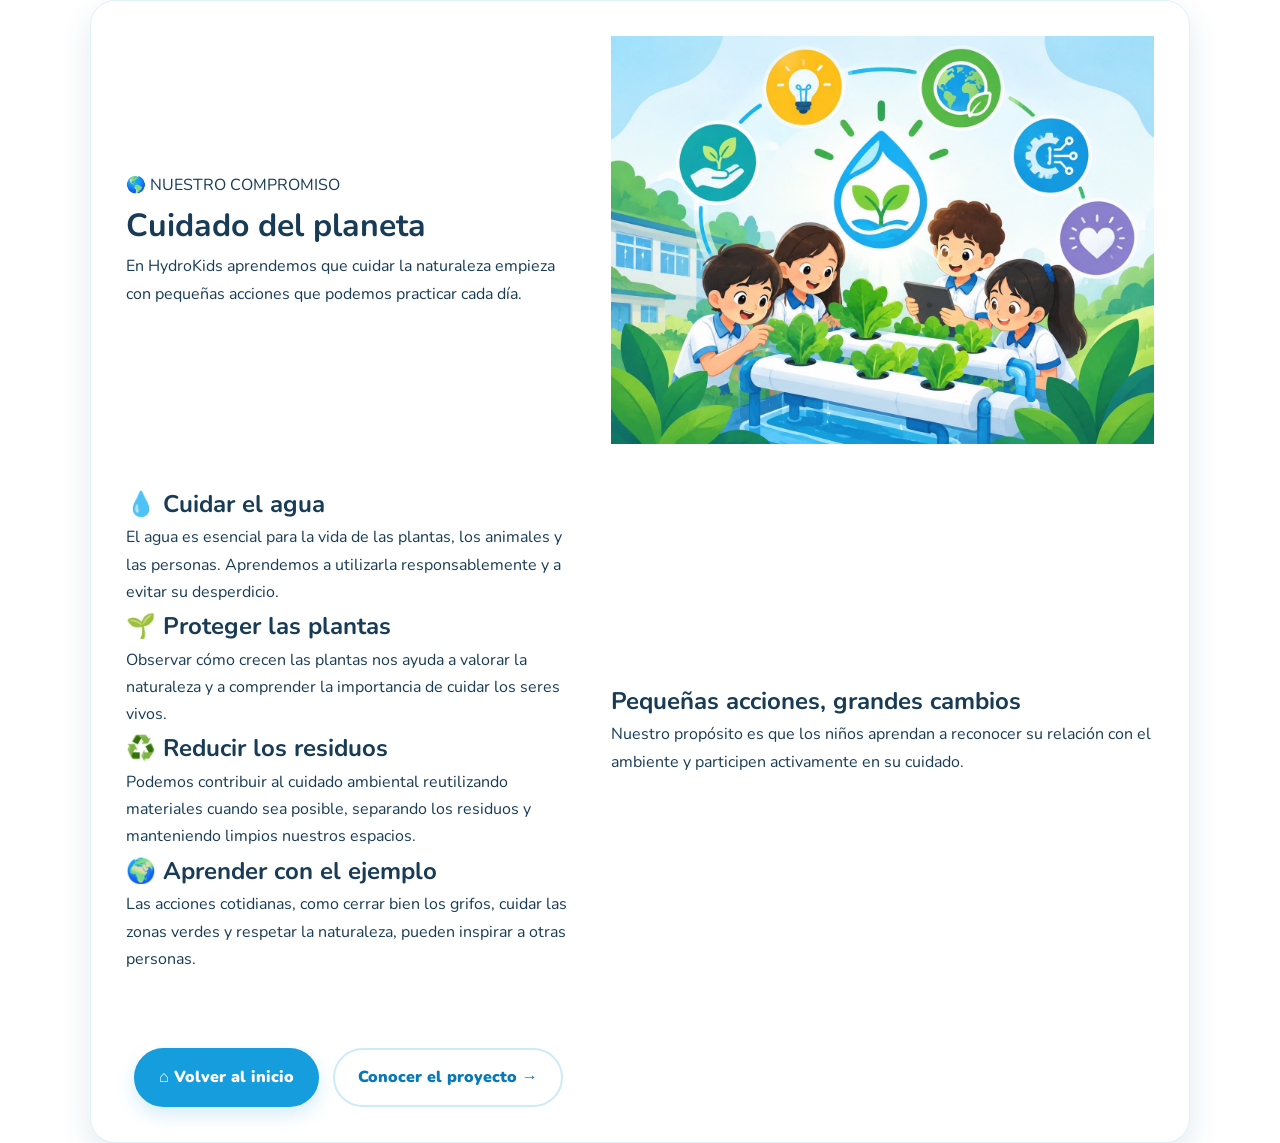
<file: cuidado-planeta.html>
<!DOCTYPE html>
<html lang="es">
<head>
    <meta charset="UTF-8">
    <meta name="viewport" content="width=device-width, initial-scale=1.0">
    <meta name="description" content="Conoce cómo HydroKids promueve el cuidado del planeta.">
    <title>Cuidado del planeta | HydroKids</title>
    <link rel="stylesheet" href="contenido.css">
    <link rel="preconnect" href="https://fonts.googleapis.com">
    <link rel="preconnect" href="https://fonts.gstatic.com" crossorigin>
    <link href="https://fonts.googleapis.com/css2?family=Nunito:wght@400;500;600;700;800;900&display=swap" rel="stylesheet">
</head>
<body>

    <main class="detalle-pagina">
        <header class="detalle-cabecera">
            <span class="detalle-etiqueta">🌎 NUESTRO COMPROMISO</span>
            <h1>Cuidado del <span>planeta</span></h1>
            <p>
                En HydroKids aprendemos que cuidar la naturaleza empieza
                con pequeñas acciones que podemos practicar cada día.
            </p>
        </header>

        <img class="detalle-imagen"
             src="imagenes/proyecto-hidroponico.jpeg"
             alt="Proyecto educativo de cultivo hidropónico">

        <section class="detalle-tarjetas">
            <article class="detalle-tarjeta">
                <h2>💧 Cuidar el agua</h2>
                <p>
                    El agua es esencial para la vida de las plantas, los
                    animales y las personas. Aprendemos a utilizarla
                    responsablemente y a evitar su desperdicio.
                </p>
            </article>

            <article class="detalle-tarjeta">
                <h2>🌱 Proteger las plantas</h2>
                <p>
                    Observar cómo crecen las plantas nos ayuda a valorar
                    la naturaleza y a comprender la importancia de cuidar
                    los seres vivos.
                </p>
            </article>

            <article class="detalle-tarjeta">
                <h2>♻️ Reducir los residuos</h2>
                <p>
                    Podemos contribuir al cuidado ambiental reutilizando
                    materiales cuando sea posible, separando los residuos
                    y manteniendo limpios nuestros espacios.
                </p>
            </article>

            <article class="detalle-tarjeta">
                <h2>🌍 Aprender con el ejemplo</h2>
                <p>
                    Las acciones cotidianas, como cerrar bien los grifos,
                    cuidar las zonas verdes y respetar la naturaleza,
                    pueden inspirar a otras personas.
                </p>
            </article>
        </section>

        <section class="detalle-llamado">
            <h2>Pequeñas acciones, grandes cambios</h2>
            <p>
                Nuestro propósito es que los niños aprendan a reconocer
                su relación con el ambiente y participen activamente
                en su cuidado.
            </p>
        </section>

        <nav class="detalle-botones" aria-label="Navegación">
            <a class="detalle-boton" href="index.html">⌂ Volver al inicio</a>
            <a class="detalle-boton detalle-boton-secundario"
               href="index.html#proyecto-integrado">Conocer el proyecto →</a>
        </nav>
    </main>

</body>
</html>
</file>
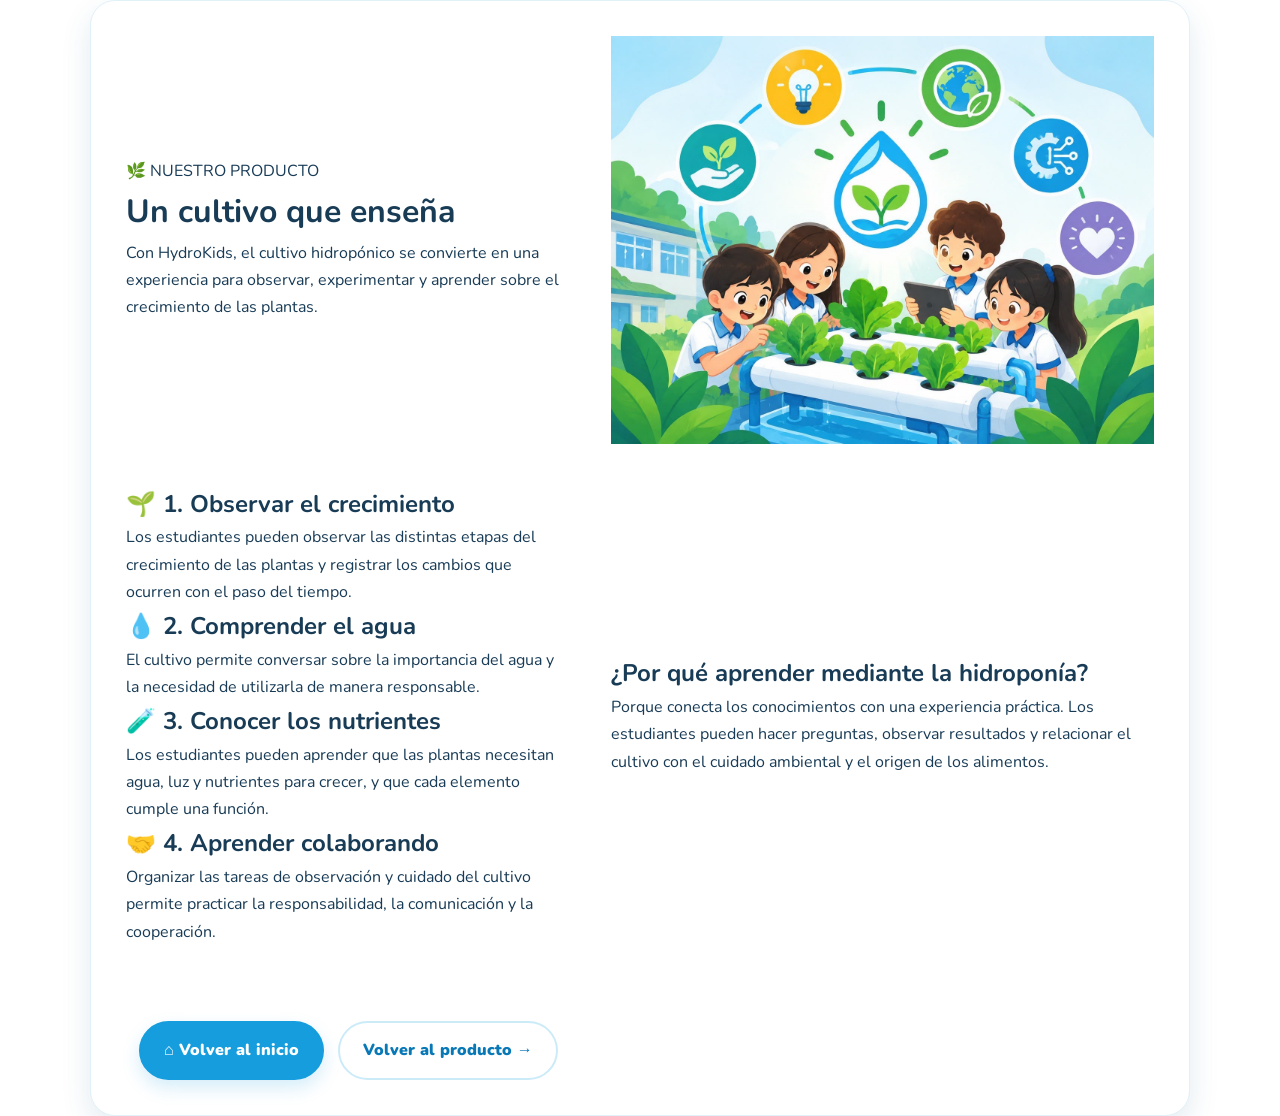
<file: cultivo-que-ensena.html>
<!DOCTYPE html>
<html lang="es">
<head>
    <meta charset="UTF-8">
    <meta name="viewport" content="width=device-width, initial-scale=1.0">
    <meta name="description" content="Descubre cómo el cultivo hidropónico se convierte en una experiencia educativa con HydroKids.">
    <title>Un cultivo que enseña | HydroKids</title>
    <link rel="stylesheet" href="contenido.css">
    <link rel="preconnect" href="https://fonts.googleapis.com">
    <link rel="preconnect" href="https://fonts.gstatic.com" crossorigin>
    <link href="https://fonts.googleapis.com/css2?family=Nunito:wght@400;500;600;700;800;900&display=swap" rel="stylesheet">
</head>
<body>

    <main class="detalle-pagina">
        <header class="detalle-cabecera">
            <span class="detalle-etiqueta">🌿 NUESTRO PRODUCTO</span>
            <h1>Un cultivo que <span>enseña</span></h1>
            <p>
                Con HydroKids, el cultivo hidropónico se convierte en
                una experiencia para observar, experimentar y aprender
                sobre el crecimiento de las plantas.
            </p>
        </header>

        <img class="detalle-imagen"
             src="imagenes/proyecto-hidroponico.jpeg"
             alt="Proyecto educativo de cultivo hidropónico">

        <section class="detalle-tarjetas">
            <article class="detalle-tarjeta">
                <h2>🌱 1. Observar el crecimiento</h2>
                <p>
                    Los estudiantes pueden observar las distintas etapas
                    del crecimiento de las plantas y registrar los cambios
                    que ocurren con el paso del tiempo.
                </p>
            </article>

            <article class="detalle-tarjeta">
                <h2>💧 2. Comprender el agua</h2>
                <p>
                    El cultivo permite conversar sobre la importancia
                    del agua y la necesidad de utilizarla de manera
                    responsable.
                </p>
            </article>

            <article class="detalle-tarjeta">
                <h2>🧪 3. Conocer los nutrientes</h2>
                <p>
                    Los estudiantes pueden aprender que las plantas
                    necesitan agua, luz y nutrientes para crecer,
                    y que cada elemento cumple una función.
                </p>
            </article>

            <article class="detalle-tarjeta">
                <h2>🤝 4. Aprender colaborando</h2>
                <p>
                    Organizar las tareas de observación y cuidado del
                    cultivo permite practicar la responsabilidad,
                    la comunicación y la cooperación.
                </p>
            </article>
        </section>

        <section class="detalle-llamado">
            <h2>¿Por qué aprender mediante la hidroponía?</h2>
            <p>
                Porque conecta los conocimientos con una experiencia
                práctica. Los estudiantes pueden hacer preguntas,
                observar resultados y relacionar el cultivo con el
                cuidado ambiental y el origen de los alimentos.
            </p>
        </section>

        <nav class="detalle-botones" aria-label="Navegación">
            <a class="detalle-boton" href="index.html">⌂ Volver al inicio</a>
            <a class="detalle-boton detalle-boton-secundario"
               href="index.html#producto">Volver al producto →</a>
        </nav>
    </main>

</body>
</html>
</file>
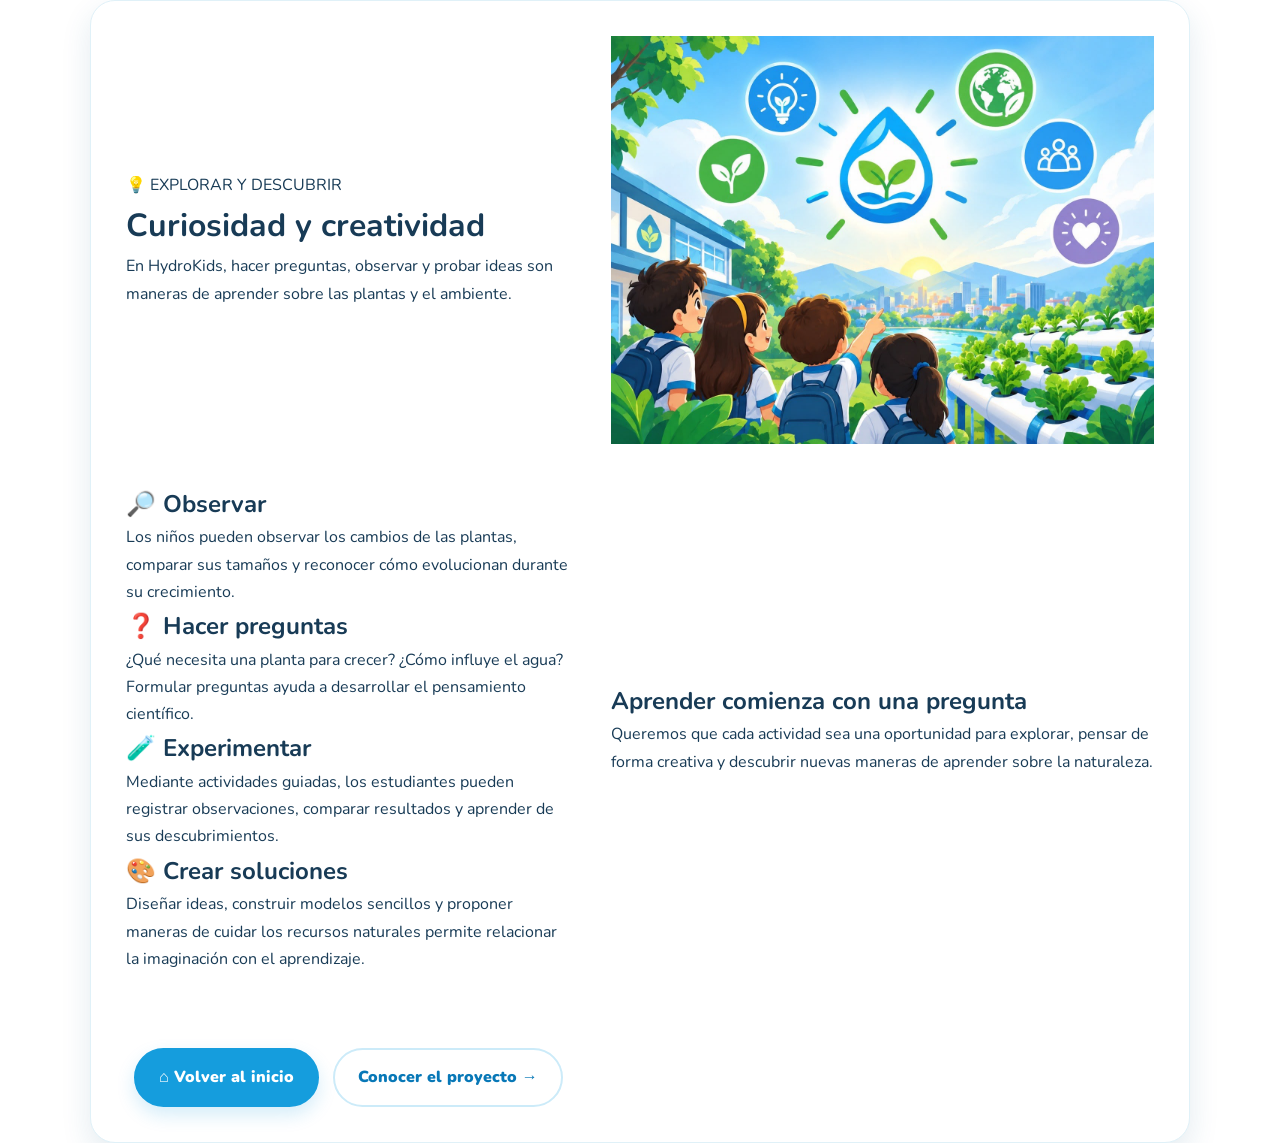
<file: curiosidad-creatividad.html>
<!DOCTYPE html>
<html lang="es">
<head>
    <meta charset="UTF-8">
    <meta name="viewport" content="width=device-width, initial-scale=1.0">
    <meta name="description" content="Descubre cómo HydroKids impulsa la curiosidad y la creatividad.">
    <title>Curiosidad y creatividad | HydroKids</title>
    <link rel="stylesheet" href="contenido.css">
    <link rel="preconnect" href="https://fonts.googleapis.com">
    <link rel="preconnect" href="https://fonts.gstatic.com" crossorigin>
    <link href="https://fonts.googleapis.com/css2?family=Nunito:wght@400;500;600;700;800;900&display=swap" rel="stylesheet">
</head>
<body>

    <main class="detalle-pagina">
        <header class="detalle-cabecera">
            <span class="detalle-etiqueta">💡 EXPLORAR Y DESCUBRIR</span>
            <h1>Curiosidad y <span>creatividad</span></h1>
            <p>
                En HydroKids, hacer preguntas, observar y probar ideas
                son maneras de aprender sobre las plantas y el ambiente.
            </p>
        </header>

        <img class="detalle-imagen"
             src="imagenes/equipo-cultivo.jpeg"
             alt="Niños explorando un proyecto de cultivo">

        <section class="detalle-tarjetas">
            <article class="detalle-tarjeta">
                <h2>🔎 Observar</h2>
                <p>
                    Los niños pueden observar los cambios de las plantas,
                    comparar sus tamaños y reconocer cómo evolucionan
                    durante su crecimiento.
                </p>
            </article>

            <article class="detalle-tarjeta">
                <h2>❓ Hacer preguntas</h2>
                <p>
                    ¿Qué necesita una planta para crecer? ¿Cómo influye
                    el agua? Formular preguntas ayuda a desarrollar
                    el pensamiento científico.
                </p>
            </article>

            <article class="detalle-tarjeta">
                <h2>🧪 Experimentar</h2>
                <p>
                    Mediante actividades guiadas, los estudiantes pueden
                    registrar observaciones, comparar resultados y
                    aprender de sus descubrimientos.
                </p>
            </article>

            <article class="detalle-tarjeta">
                <h2>🎨 Crear soluciones</h2>
                <p>
                    Diseñar ideas, construir modelos sencillos y proponer
                    maneras de cuidar los recursos naturales permite
                    relacionar la imaginación con el aprendizaje.
                </p>
            </article>
        </section>

        <section class="detalle-llamado">
            <h2>Aprender comienza con una pregunta</h2>
            <p>
                Queremos que cada actividad sea una oportunidad para
                explorar, pensar de forma creativa y descubrir nuevas
                maneras de aprender sobre la naturaleza.
            </p>
        </section>

        <nav class="detalle-botones" aria-label="Navegación">
            <a class="detalle-boton" href="index.html">⌂ Volver al inicio</a>
            <a class="detalle-boton detalle-boton-secundario"
               href="index.html#proyecto-integrado">Conocer el proyecto →</a>
        </nav>
    </main>

</body>
</html>
</file>
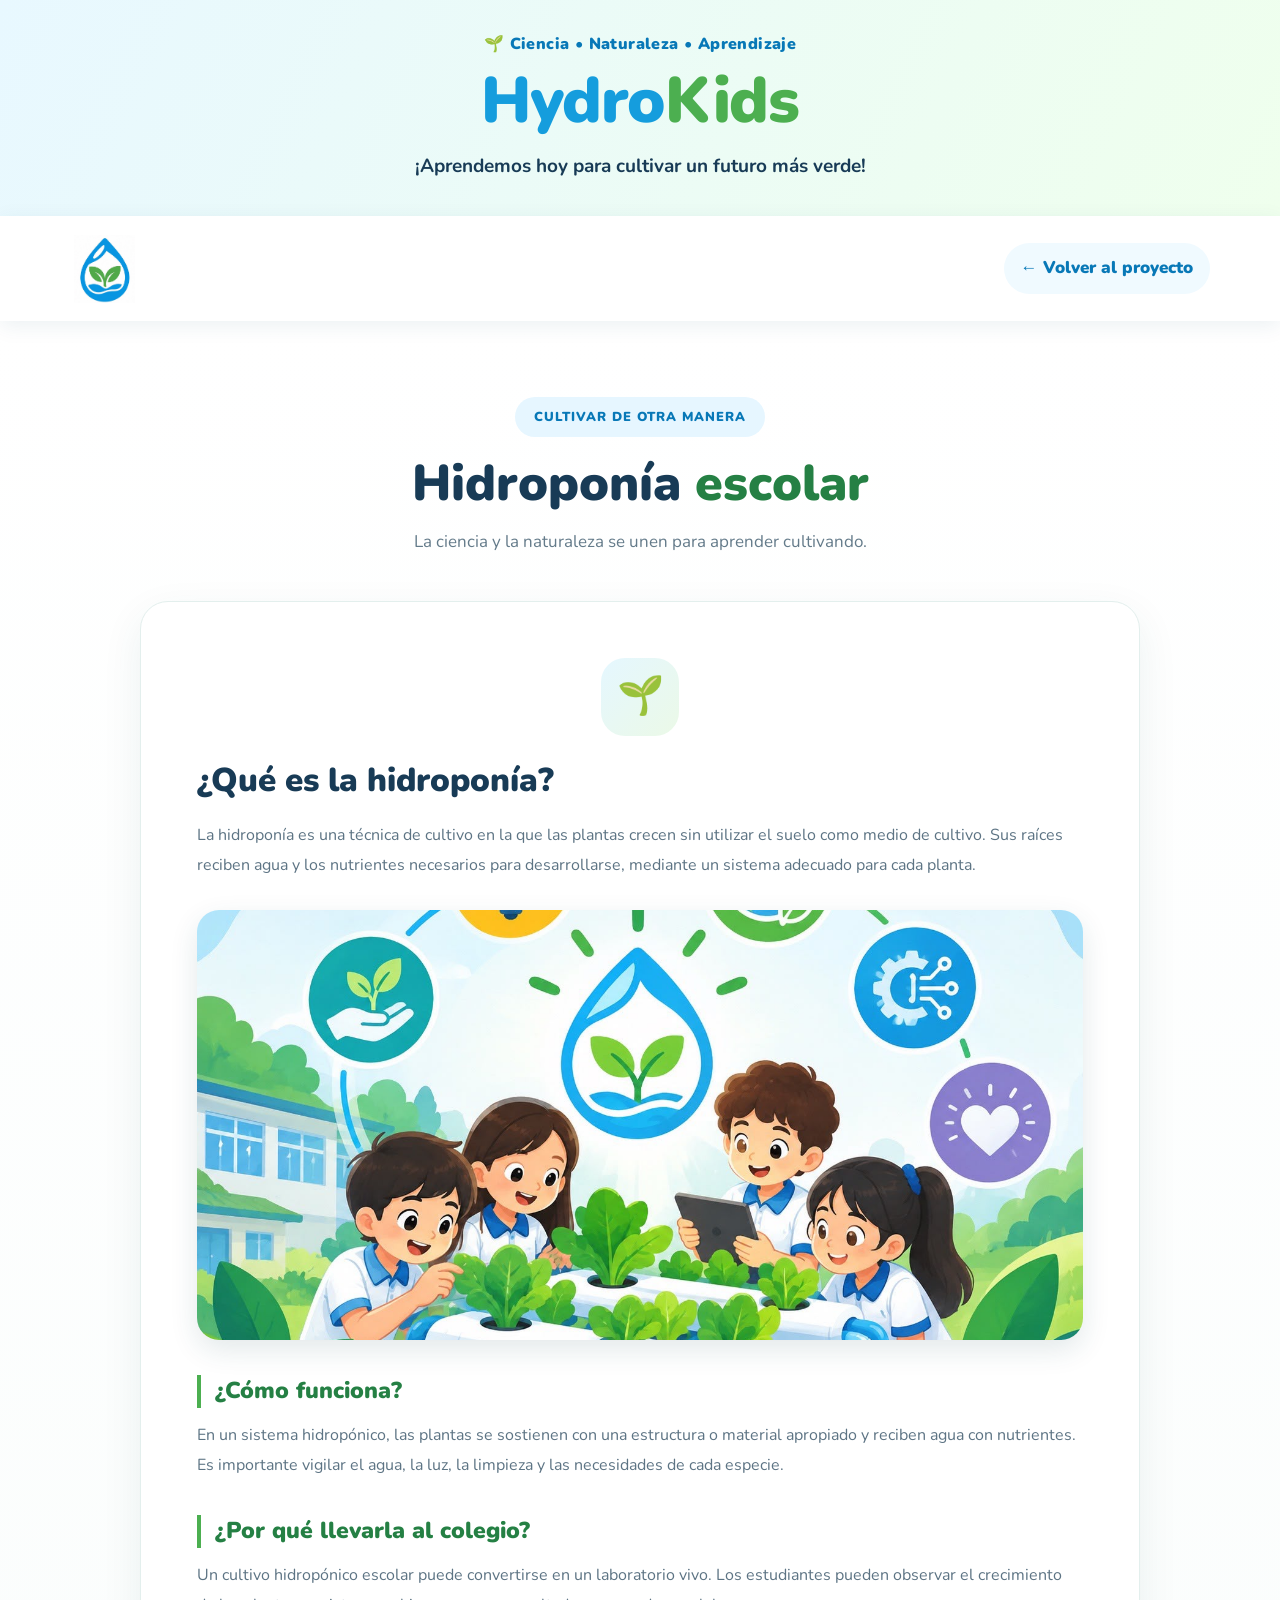
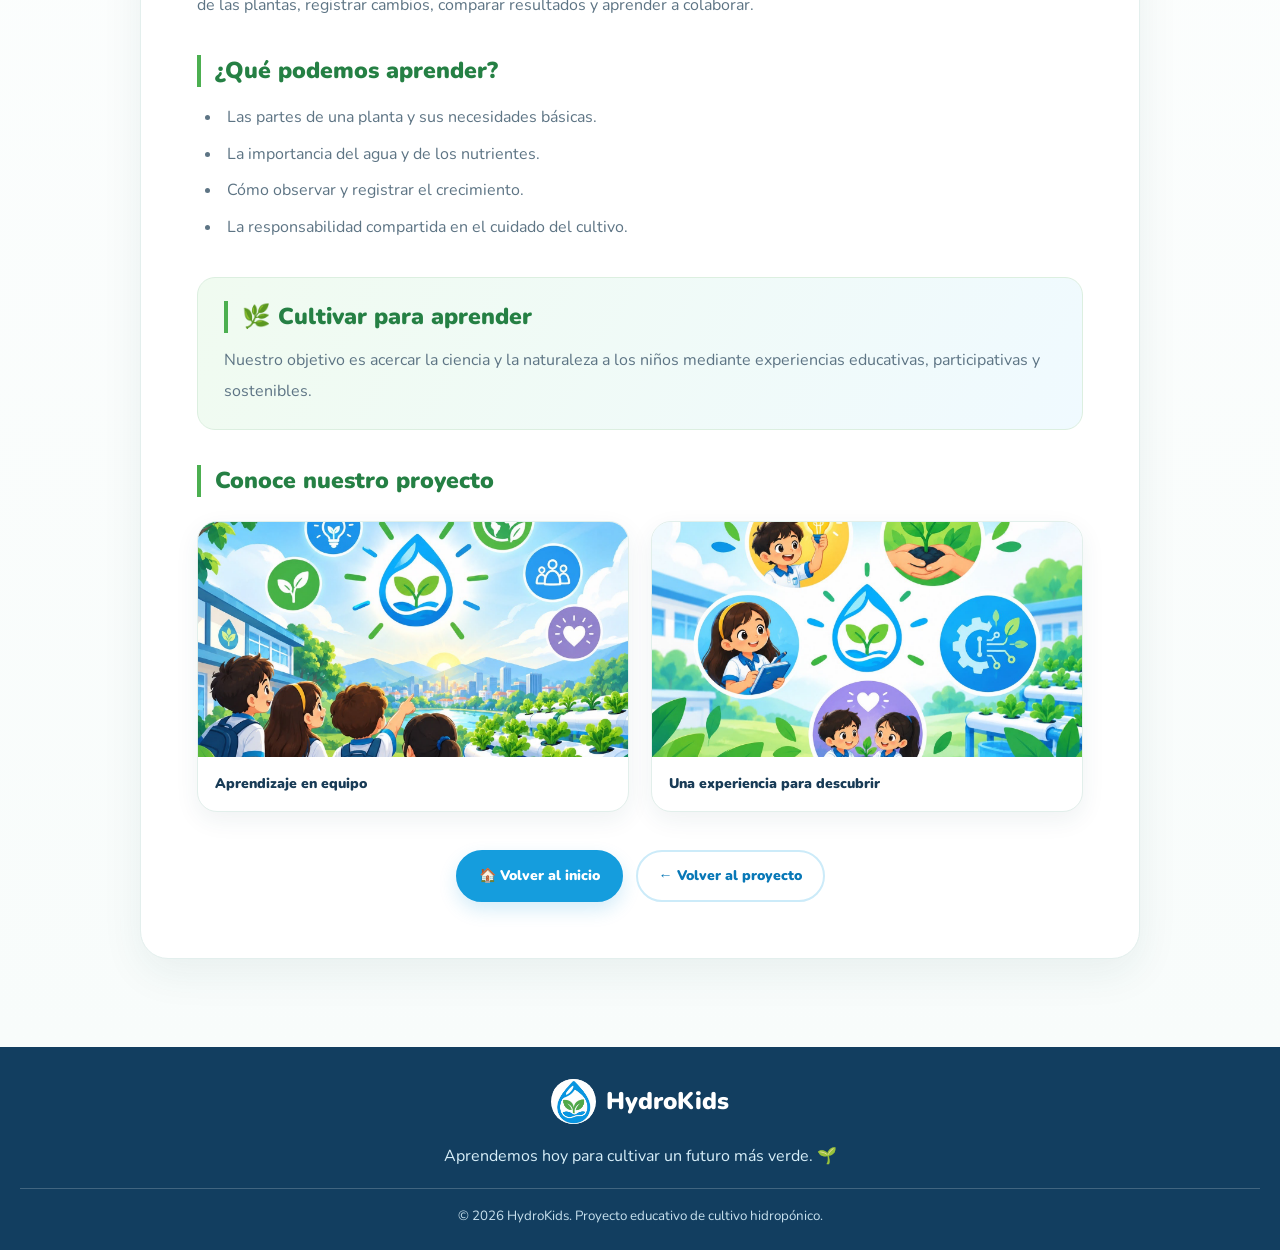
<file: hidroponia-escolar.html>
<!DOCTYPE html>
<html lang="es">
<head>
    <meta charset="UTF-8">
    <meta name="viewport" content="width=device-width, initial-scale=1.0">
    <title>Hidroponía escolar | HydroKids</title>
    <link rel="stylesheet" href="contenido.css">
    <link href="https://fonts.googleapis.com/css2?family=Nunito:wght@400;500;600;700;800;900&display=swap" rel="stylesheet">
</head>

<body>

<header class="encabezado" id="inicio">
    <div class="encabezado-texto">
        <span class="mini-etiqueta">🌱 Ciencia • Naturaleza • Aprendizaje</span>
        <h1>Hydro<span>Kids</span></h1>
        <p>¡Aprendemos hoy para cultivar un futuro más verde!</p>
    </div>
</header>

<nav class="navbar">
    <a class="logo" href="index.html">
        <img src="imagenes/logo-hydrokids.jpeg" alt="Logo HydroKids">
    </a>
    <a href="index.html#proyecto-integrado" class="detalle-volver-arriba">
        ← Volver al proyecto
    </a>
</nav>

<main>
    <section class="seccion pagina-detalle">

        <div class="titulo-seccion">
            <span class="etiqueta">CULTIVAR DE OTRA MANERA</span>
            <h2>Hidroponía <span>escolar</span></h2>
            <p>La ciencia y la naturaleza se unen para aprender cultivando.</p>
        </div>

        <article class="detalle-caja">

            <div class="detalle-icono">🌱</div>

            <h2>¿Qué es la hidroponía?</h2>

            <p>
                La hidroponía es una técnica de cultivo en la que las plantas
                crecen sin utilizar el suelo como medio de cultivo. Sus raíces
                reciben agua y los nutrientes necesarios para desarrollarse,
                mediante un sistema adecuado para cada planta.
            </p>

            <img
                class="detalle-imagen-principal"
                src="imagenes/proyecto-hidroponico.jpeg"
                alt="Proyecto de cultivo hidropónico de HydroKids"
            >

            <h3>¿Cómo funciona?</h3>

            <p>
                En un sistema hidropónico, las plantas se sostienen con una
                estructura o material apropiado y reciben agua con nutrientes.
                Es importante vigilar el agua, la luz, la limpieza y las
                necesidades de cada especie.
            </p>

            <h3>¿Por qué llevarla al colegio?</h3>

            <p>
                Un cultivo hidropónico escolar puede convertirse en un
                laboratorio vivo. Los estudiantes pueden observar el
                crecimiento de las plantas, registrar cambios, comparar
                resultados y aprender a colaborar.
            </p>

            <h3>¿Qué podemos aprender?</h3>

            <ul>
                <li>Las partes de una planta y sus necesidades básicas.</li>
                <li>La importancia del agua y de los nutrientes.</li>
                <li>Cómo observar y registrar el crecimiento.</li>
                <li>La responsabilidad compartida en el cuidado del cultivo.</li>
            </ul>

            <div class="detalle-destacado">
                <h3>🌿 Cultivar para aprender</h3>
                <p>
                    Nuestro objetivo es acercar la ciencia y la naturaleza
                    a los niños mediante experiencias educativas,
                    participativas y sostenibles.
                </p>
            </div>

            <h3>Conoce nuestro proyecto</h3>

            <div class="detalle-galeria">
                <figure>
                    <img src="imagenes/equipo-cultivo.jpeg"
                         alt="Equipo trabajando en actividades de cultivo">
                    <figcaption>Aprendizaje en equipo</figcaption>
                </figure>

                <figure>
                    <img src="imagenes/portada-hydrokids.jpeg"
                         alt="Portada ilustrada de HydroKids">
                    <figcaption>Una experiencia para descubrir</figcaption>
                </figure>
            </div>

            <div class="detalle-botones">
                <a href="index.html" class="detalle-boton">
                    🏠 Volver al inicio
                </a>

                <a href="index.html#proyecto-integrado"
                   class="detalle-boton detalle-boton-secundario">
                    ← Volver al proyecto
                </a>
            </div>

        </article>
    </section>
</main>

<footer class="footer">
    <a href="index.html" class="footer-marca">
        <img src="imagenes/logo-hydrokids.jpeg" alt="Logo HydroKids">
        <span>HydroKids</span>
    </a>
    <p>Aprendemos hoy para cultivar un futuro más verde. 🌱</p>
    <small>© 2026 HydroKids. Proyecto educativo de cultivo hidropónico.</small>
</footer>

</body>
</html>
</file>
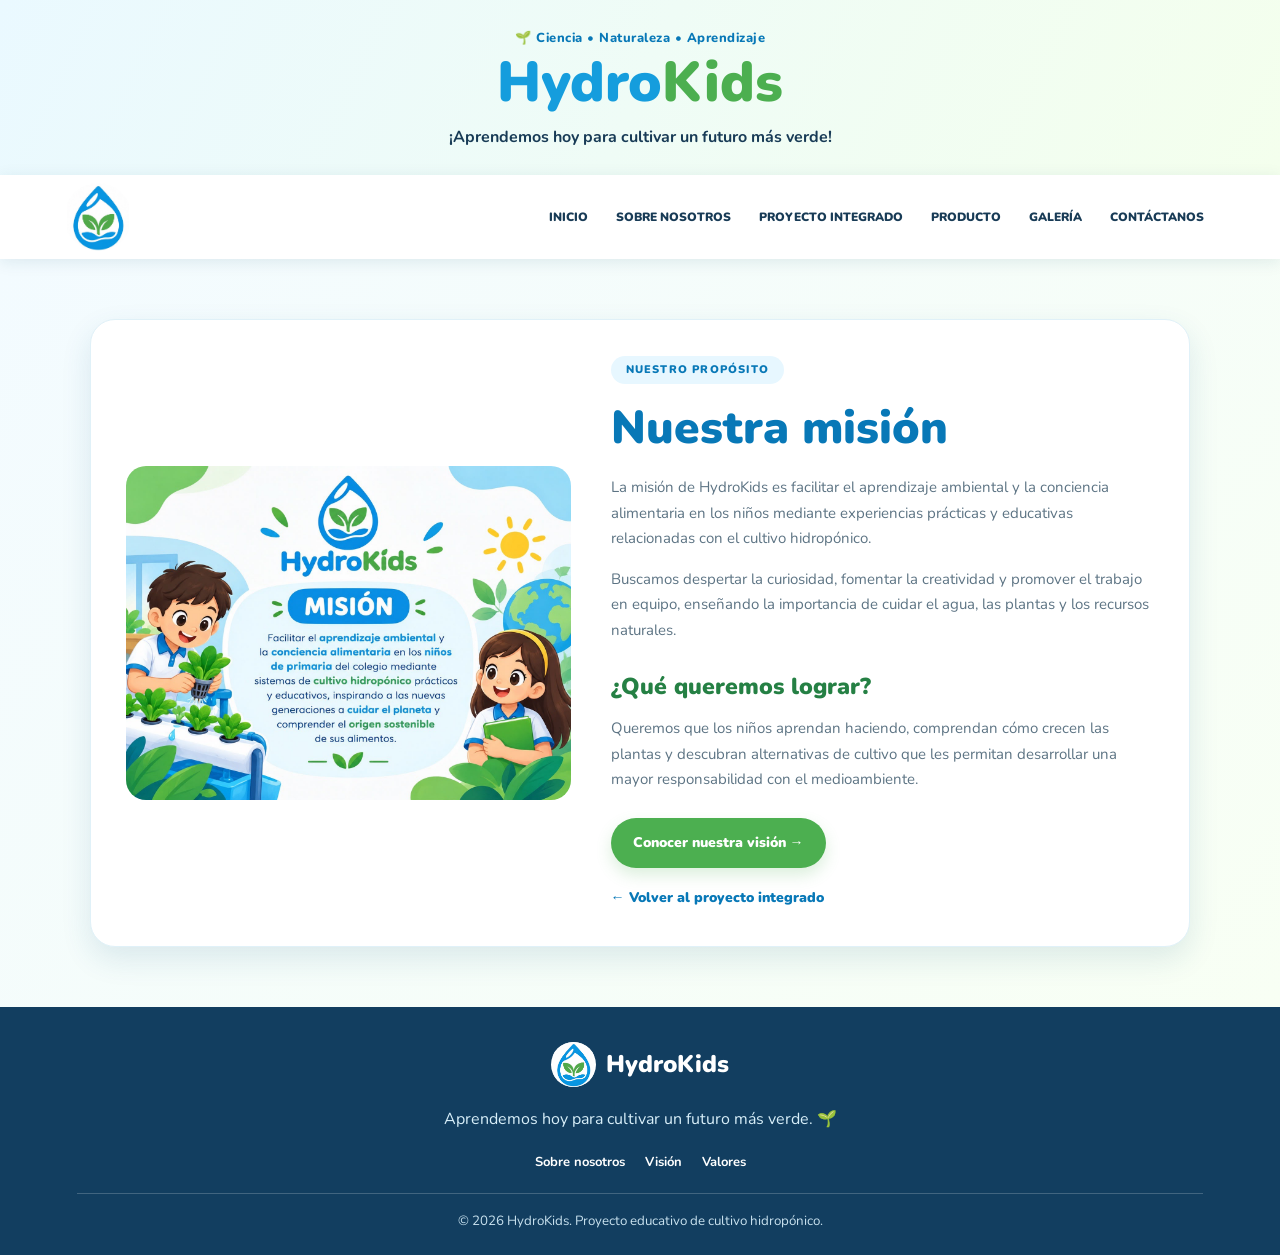
<file: mision.html>
<!DOCTYPE html>
<html lang="es">
<head>
  <meta charset="UTF-8">
  <meta name="viewport" content="width=device-width, initial-scale=1.0">
  <meta name="description" content="Conoce la misión de HydroKids.">
  <title>Nuestra misión | HydroKids</title>

  <link rel="stylesheet" href="contenido.css">
  <link rel="preconnect" href="https://fonts.googleapis.com">
  <link rel="preconnect" href="https://fonts.gstatic.com" crossorigin>
  <link href="https://fonts.googleapis.com/css2?family=Nunito:wght@400;500;600;700;800;900&display=swap" rel="stylesheet">
</head>

<body>

  <header class="encabezado" id="inicio">
    <div class="encabezado-texto">
      <span class="mini-etiqueta">🌱 Ciencia • Naturaleza • Aprendizaje</span>
      <h1>Hydro<span>Kids</span></h1>
      <p>¡Aprendemos hoy para cultivar un futuro más verde!</p>
    </div>
  </header>

  <nav class="navbar" aria-label="Navegación principal">
    <a class="logo" href="index.html" aria-label="Volver al inicio">
      <img src="imagenes/logo-hydrokids.jpeg" alt="Logo HydroKids">
    </a>

    <div class="menu">
      <a href="index.html#inicio">INICIO</a>
      <a href="index.html#sobre-nosotros">SOBRE NOSOTROS</a>
      <a href="index.html#proyecto-integrado">PROYECTO INTEGRADO</a>
      <a href="index.html#producto">PRODUCTO</a>
      <a href="index.html#galeria">GALERÍA</a>
      <a href="index.html#contactanos">CONTÁCTANOS</a>
    </div>
  </nav>

  <main class="pagina-interna">
    <article class="detalle-pagina">

      <div class="detalle-imagen">
        <img src="imagenes/mision-hydrokids.jpeg" alt="Misión de HydroKids">
      </div>

      <div class="detalle-texto">
        <span class="etiqueta">NUESTRO PROPÓSITO</span>
        <h1>Nuestra misión</h1>

        <p>
          La misión de HydroKids es facilitar el aprendizaje ambiental y la
          conciencia alimentaria en los niños mediante experiencias prácticas
          y educativas relacionadas con el cultivo hidropónico.
        </p>

        <p>
          Buscamos despertar la curiosidad, fomentar la creatividad y promover
          el trabajo en equipo, enseñando la importancia de cuidar el agua,
          las plantas y los recursos naturales.
        </p>

        <h2>¿Qué queremos lograr?</h2>

        <p>
          Queremos que los niños aprendan haciendo, comprendan cómo crecen las
          plantas y descubran alternativas de cultivo que les permitan
          desarrollar una mayor responsabilidad con el medioambiente.
        </p>

        <a href="vision.html" class="boton boton-verde">
          Conocer nuestra visión →
        </a>

        <br>

        <a href="index.html#proyecto-integrado" class="volver">
          ← Volver al proyecto integrado
        </a>
      </div>

    </article>
  </main>

  <footer class="footer">
    <a href="index.html#inicio" class="footer-marca">
      <img src="imagenes/logo-hydrokids.jpeg" alt="Logo HydroKids">
      <span>HydroKids</span>
    </a>

    <p>Aprendemos hoy para cultivar un futuro más verde. 🌱</p>

    <div class="footer-enlaces">
      <a href="index.html#sobre-nosotros">Sobre nosotros</a>
      <a href="vision.html">Visión</a>
      <a href="valores.html">Valores</a>
    </div>

    <small>© 2026 HydroKids. Proyecto educativo de cultivo hidropónico.</small>
  </footer>

</body>
</html>
</file>
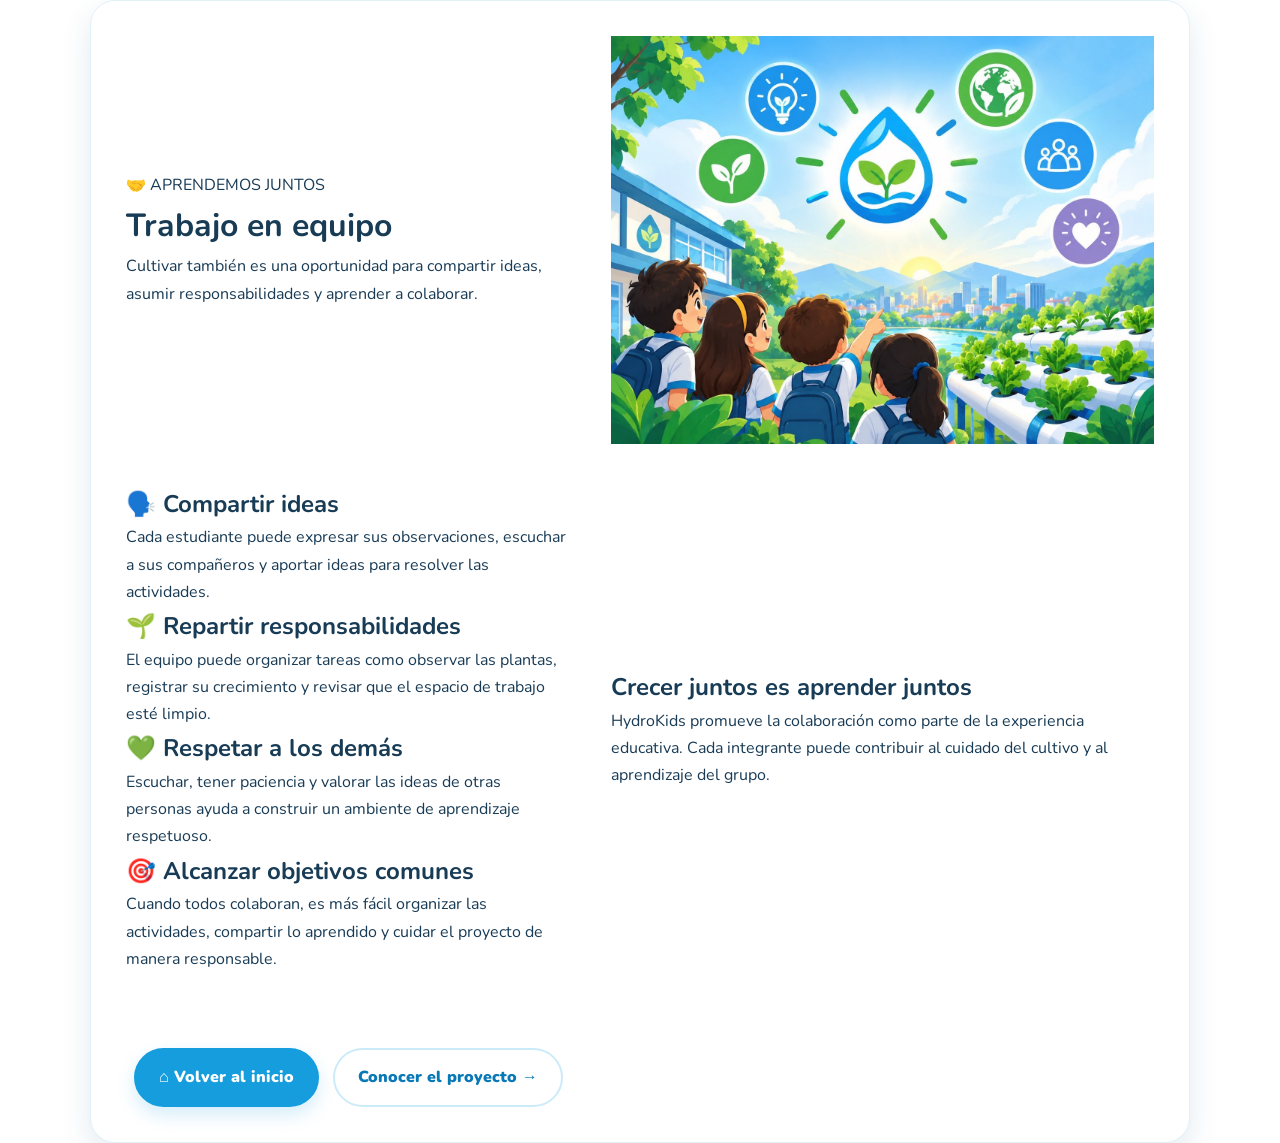
<file: trabajo-equipo.html>
<!DOCTYPE html>
<html lang="es">
<head>
    <meta charset="UTF-8">
    <meta name="viewport" content="width=device-width, initial-scale=1.0">
    <meta name="description" content="Conoce la importancia del trabajo en equipo en HydroKids.">
    <title>Trabajo en equipo | HydroKids</title>
    <link rel="stylesheet" href="contenido.css">
    <link rel="preconnect" href="https://fonts.googleapis.com">
    <link rel="preconnect" href="https://fonts.gstatic.com" crossorigin>
    <link href="https://fonts.googleapis.com/css2?family=Nunito:wght@400;500;600;700;800;900&display=swap" rel="stylesheet">
</head>
<body>

    <main class="detalle-pagina">
        <header class="detalle-cabecera">
            <span class="detalle-etiqueta">🤝 APRENDEMOS JUNTOS</span>
            <h1>Trabajo en <span>equipo</span></h1>
            <p>
                Cultivar también es una oportunidad para compartir ideas,
                asumir responsabilidades y aprender a colaborar.
            </p>
        </header>

        <img class="detalle-imagen"
             src="imagenes/equipo-cultivo.jpeg"
             alt="Niños aprendiendo y trabajando juntos en un cultivo hidropónico">

        <section class="detalle-tarjetas">
            <article class="detalle-tarjeta">
                <h2>🗣️ Compartir ideas</h2>
                <p>
                    Cada estudiante puede expresar sus observaciones,
                    escuchar a sus compañeros y aportar ideas para
                    resolver las actividades.
                </p>
            </article>

            <article class="detalle-tarjeta">
                <h2>🌱 Repartir responsabilidades</h2>
                <p>
                    El equipo puede organizar tareas como observar las
                    plantas, registrar su crecimiento y revisar que
                    el espacio de trabajo esté limpio.
                </p>
            </article>

            <article class="detalle-tarjeta">
                <h2>💚 Respetar a los demás</h2>
                <p>
                    Escuchar, tener paciencia y valorar las ideas de
                    otras personas ayuda a construir un ambiente
                    de aprendizaje respetuoso.
                </p>
            </article>

            <article class="detalle-tarjeta">
                <h2>🎯 Alcanzar objetivos comunes</h2>
                <p>
                    Cuando todos colaboran, es más fácil organizar
                    las actividades, compartir lo aprendido y cuidar
                    el proyecto de manera responsable.
                </p>
            </article>
        </section>

        <section class="detalle-llamado">
            <h2>Crecer juntos es aprender juntos</h2>
            <p>
                HydroKids promueve la colaboración como parte de la
                experiencia educativa. Cada integrante puede contribuir
                al cuidado del cultivo y al aprendizaje del grupo.
            </p>
        </section>

        <nav class="detalle-botones" aria-label="Navegación">
            <a class="detalle-boton" href="index.html">⌂ Volver al inicio</a>
            <a class="detalle-boton detalle-boton-secundario"
               href="index.html#proyecto-integrado">Conocer el proyecto →</a>
        </nav>
    </main>

</body>
</html>
</file>
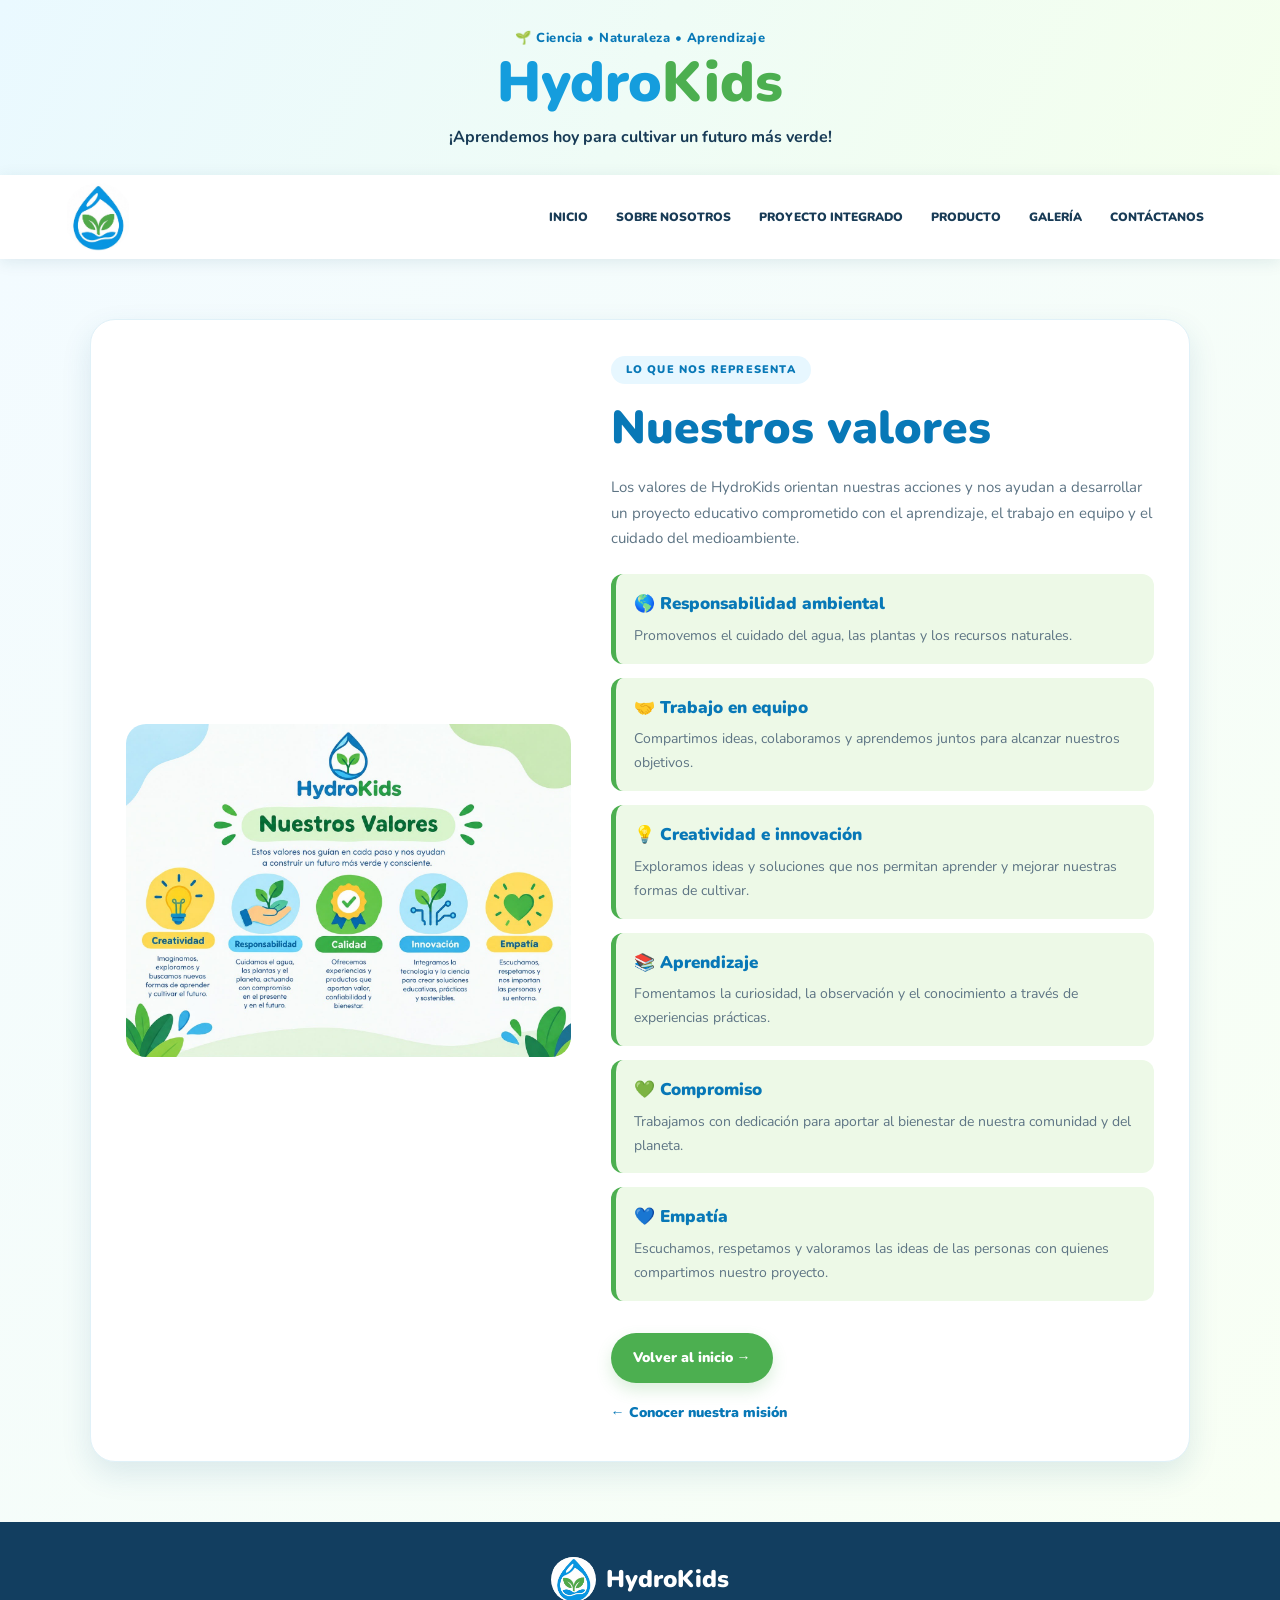
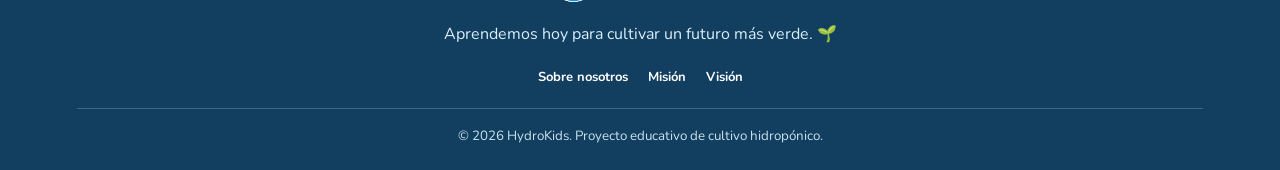
<file: valores.html>
<!DOCTYPE html>
<html lang="es">
<head>
  <meta charset="UTF-8">
  <meta name="viewport" content="width=device-width, initial-scale=1.0">
  <meta name="description" content="Conoce los valores de HydroKids.">
  <title>Nuestros valores | HydroKids</title>

  <link rel="stylesheet" href="contenido.css">
  <link rel="preconnect" href="https://fonts.googleapis.com">
  <link rel="preconnect" href="https://fonts.gstatic.com" crossorigin>
  <link href="https://fonts.googleapis.com/css2?family=Nunito:wght@400;500;600;700;800;900&display=swap" rel="stylesheet">
</head>

<body>

  <header class="encabezado" id="inicio">
    <div class="encabezado-texto">
      <span class="mini-etiqueta">🌱 Ciencia • Naturaleza • Aprendizaje</span>
      <h1>Hydro<span>Kids</span></h1>
      <p>¡Aprendemos hoy para cultivar un futuro más verde!</p>
    </div>
  </header>

  <nav class="navbar" aria-label="Navegación principal">
    <a class="logo" href="index.html" aria-label="Volver al inicio">
      <img src="imagenes/logo-hydrokids.jpeg" alt="Logo HydroKids">
    </a>

    <div class="menu">
      <a href="index.html#inicio">INICIO</a>
      <a href="index.html#sobre-nosotros">SOBRE NOSOTROS</a>
      <a href="index.html#proyecto-integrado">PROYECTO INTEGRADO</a>
      <a href="index.html#producto">PRODUCTO</a>
      <a href="index.html#galeria">GALERÍA</a>
      <a href="index.html#contactanos">CONTÁCTANOS</a>
    </div>
  </nav>

  <main class="pagina-interna">
    <article class="detalle-pagina">

      <div class="detalle-imagen">
        <img src="imagenes/valores-hydrokids.jpeg" alt="Valores de HydroKids">
      </div>

      <div class="detalle-texto">
        <span class="etiqueta">LO QUE NOS REPRESENTA</span>
        <h1>Nuestros valores</h1>

        <p>
          Los valores de HydroKids orientan nuestras acciones y nos ayudan
          a desarrollar un proyecto educativo comprometido con el aprendizaje,
          el trabajo en equipo y el cuidado del medioambiente.
        </p>

        <div class="lista-valores">

          <div class="valor">
            <h3>🌎 Responsabilidad ambiental</h3>
            <p>
              Promovemos el cuidado del agua, las plantas y los recursos naturales.
            </p>
          </div>

          <div class="valor">
            <h3>🤝 Trabajo en equipo</h3>
            <p>
              Compartimos ideas, colaboramos y aprendemos juntos para alcanzar
              nuestros objetivos.
            </p>
          </div>

          <div class="valor">
            <h3>💡 Creatividad e innovación</h3>
            <p>
              Exploramos ideas y soluciones que nos permitan aprender y mejorar
              nuestras formas de cultivar.
            </p>
          </div>

          <div class="valor">
            <h3>📚 Aprendizaje</h3>
            <p>
              Fomentamos la curiosidad, la observación y el conocimiento
              a través de experiencias prácticas.
            </p>
          </div>

          <div class="valor">
            <h3>💚 Compromiso</h3>
            <p>
              Trabajamos con dedicación para aportar al bienestar de nuestra
              comunidad y del planeta.
            </p>
          </div>

          <div class="valor">
            <h3>💙 Empatía</h3>
            <p>
              Escuchamos, respetamos y valoramos las ideas de las personas
              con quienes compartimos nuestro proyecto.
            </p>
          </div>

        </div>

        <a href="index.html" class="boton boton-verde">
          Volver al inicio →
        </a>

        <br>

        <a href="mision.html" class="volver">
          ← Conocer nuestra misión
        </a>
      </div>

    </article>
  </main>

  <footer class="footer">
    <a href="index.html#inicio" class="footer-marca">
      <img src="imagenes/logo-hydrokids.jpeg" alt="Logo HydroKids">
      <span>HydroKids</span>
    </a>

    <p>Aprendemos hoy para cultivar un futuro más verde. 🌱</p>

    <div class="footer-enlaces">
      <a href="index.html#sobre-nosotros">Sobre nosotros</a>
      <a href="mision.html">Misión</a>
      <a href="vision.html">Visión</a>
    </div>

    <small>© 2026 HydroKids. Proyecto educativo de cultivo hidropónico.</small>
  </footer>

</body>
</html>
</file>
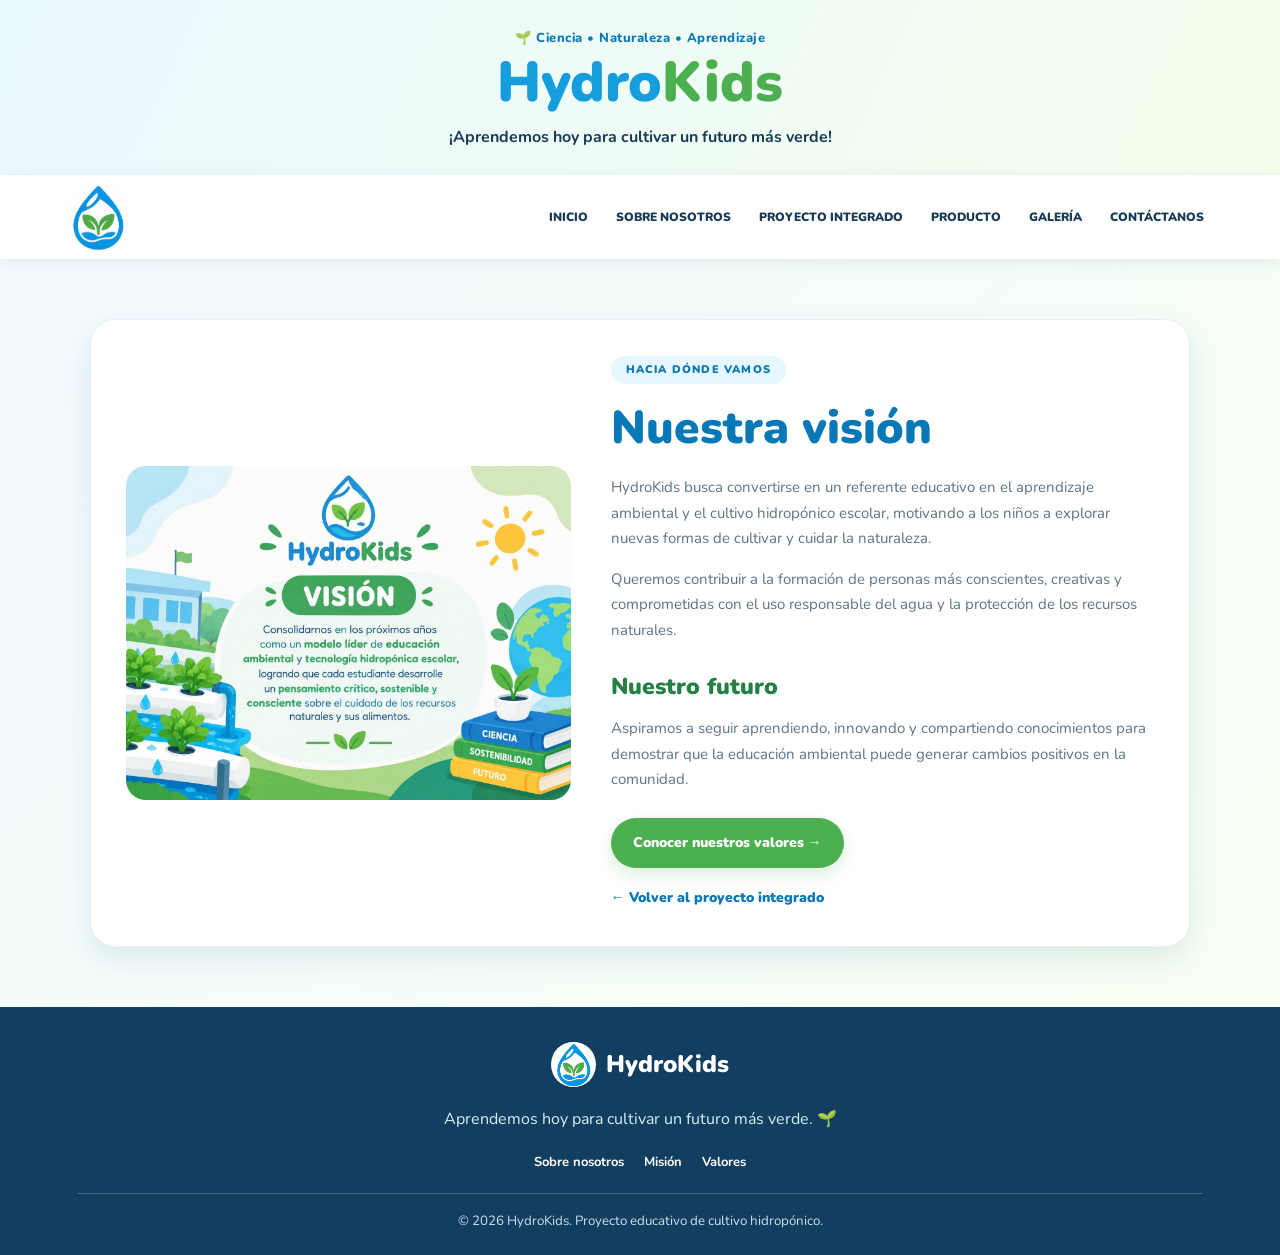
<file: vision.html>
<!DOCTYPE html>
<html lang="es">
<head>
  <meta charset="UTF-8">
  <meta name="viewport" content="width=device-width, initial-scale=1.0">
  <meta name="description" content="Conoce la visión de HydroKids.">
  <title>Nuestra visión | HydroKids</title>

  <link rel="stylesheet" href="contenido.css">
  <link rel="preconnect" href="https://fonts.googleapis.com">
  <link rel="preconnect" href="https://fonts.gstatic.com" crossorigin>
  <link href="https://fonts.googleapis.com/css2?family=Nunito:wght@400;500;600;700;800;900&display=swap" rel="stylesheet">
</head>

<body>

  <header class="encabezado" id="inicio">
    <div class="encabezado-texto">
      <span class="mini-etiqueta">🌱 Ciencia • Naturaleza • Aprendizaje</span>
      <h1>Hydro<span>Kids</span></h1>
      <p>¡Aprendemos hoy para cultivar un futuro más verde!</p>
    </div>
  </header>

  <nav class="navbar" aria-label="Navegación principal">
    <a class="logo" href="index.html" aria-label="Volver al inicio">
      <img src="imagenes/logo-hydrokids.jpeg" alt="Logo HydroKids">
    </a>

    <div class="menu">
      <a href="index.html#inicio">INICIO</a>
      <a href="index.html#sobre-nosotros">SOBRE NOSOTROS</a>
      <a href="index.html#proyecto-integrado">PROYECTO INTEGRADO</a>
      <a href="index.html#producto">PRODUCTO</a>
      <a href="index.html#galeria">GALERÍA</a>
      <a href="index.html#contactanos">CONTÁCTANOS</a>
    </div>
  </nav>

  <main class="pagina-interna">
    <article class="detalle-pagina">

      <div class="detalle-imagen">
        <img src="imagenes/vision-hydrokids.jpeg" alt="Visión de HydroKids">
      </div>

      <div class="detalle-texto">
        <span class="etiqueta">HACIA DÓNDE VAMOS</span>
        <h1>Nuestra visión</h1>

        <p>
          HydroKids busca convertirse en un referente educativo en el aprendizaje
          ambiental y el cultivo hidropónico escolar, motivando a los niños a
          explorar nuevas formas de cultivar y cuidar la naturaleza.
        </p>

        <p>
          Queremos contribuir a la formación de personas más conscientes,
          creativas y comprometidas con el uso responsable del agua y la
          protección de los recursos naturales.
        </p>

        <h2>Nuestro futuro</h2>

        <p>
          Aspiramos a seguir aprendiendo, innovando y compartiendo conocimientos
          para demostrar que la educación ambiental puede generar cambios
          positivos en la comunidad.
        </p>

        <a href="valores.html" class="boton boton-verde">
          Conocer nuestros valores →
        </a>

        <br>

        <a href="index.html#proyecto-integrado" class="volver">
          ← Volver al proyecto integrado
        </a>
      </div>

    </article>
  </main>

  <footer class="footer">
    <a href="index.html#inicio" class="footer-marca">
      <img src="imagenes/logo-hydrokids.jpeg" alt="Logo HydroKids">
      <span>HydroKids</span>
    </a>

    <p>Aprendemos hoy para cultivar un futuro más verde. 🌱</p>

    <div class="footer-enlaces">
      <a href="index.html#sobre-nosotros">Sobre nosotros</a>
      <a href="mision.html">Misión</a>
      <a href="valores.html">Valores</a>
    </div>

    <small>© 2026 HydroKids. Proyecto educativo de cultivo hidropónico.</small>
  </footer>

</body>
</html>
</file>
<file: contenido.css>
/* =====================================
   HYDROKIDS — ESTILO GENERAL
===================================== */

:root {
  --azul: #159ddd;
  --azul-oscuro: #0878b7;
  --azul-claro: #e7f7ff;
  --verde: #4caf50;
  --verde-oscuro: #258044;
  --verde-claro: #edf9e7;
  --amarillo: #ffcf43;
  --morado: #8874df;
  --texto: #183b56;
  --gris: #5d7484;
  --blanco: #fff;
  --sombra: 0 12px 30px rgba(22, 94, 130, .12);
}

* {
  box-sizing: border-box;
  margin: 0;
  padding: 0;
  scroll-behavior: smooth;
}

body {
  font-family: "Nunito", Arial, sans-serif;
  color: var(--texto);
  background: #fff;
  line-height: 1.7;
}

img {
  display: block;
  max-width: 100%;
}

a {
  text-decoration: none;
  color: inherit;
}

.seccion {
  padding: 82px 7%;
  scroll-margin-top: 100px;
}

/* =====================================
   ENCABEZADO
===================================== */

.encabezado {
  padding: 24px 20px;
  text-align: center;
  background: linear-gradient(115deg, #eaf9ff, #f4ffed);
}

.encabezado-texto {
  max-width: 900px;
  margin: auto;
}

.mini-etiqueta {
  color: var(--azul-oscuro);
  font-size: 13px;
  font-weight: 800;
  letter-spacing: .5px;
}

.encabezado h1 {
  font-size: clamp(36px, 5vw, 56px);
  line-height: 1.15;
  font-weight: 900;
  color: var(--azul);
}

.encabezado h1 span {
  color: var(--verde);
}

.encabezado p {
  margin-top: 8px;
  font-size: 16px;
  font-weight: 700;
}

/* =====================================
   NAVEGACIÓN
===================================== */

.navbar {
  position: sticky;
  top: 0;
  z-index: 100;
  display: flex;
  align-items: center;
  justify-content: space-between;
  gap: 20px;
  padding: 8px 5%;
  background: rgba(255, 255, 255, .97);
  box-shadow: 0 3px 15px rgba(16, 74, 100, .1);
}

.logo img {
  width: 68px;
  height: 68px;
  object-fit: contain;
  border-radius: 50%;
}

.menu {
  display: flex;
  align-items: center;
  justify-content: flex-end;
  flex-wrap: wrap;
  gap: 4px;
}

.menu a {
  padding: 10px 12px;
  border-radius: 22px;
  color: var(--texto);
  font-size: 12px;
  font-weight: 900;
  transition: .2s;
}

.menu a:hover {
  color: white;
  background: var(--azul);
}

/* =====================================
   TÍTULOS Y BOTONES
===================================== */

.titulo-seccion {
  max-width: 780px;
  margin: 0 auto 40px;
  text-align: center;
}

.etiqueta {
  display: inline-block;
  margin-bottom: 10px;
  padding: 5px 15px;
  border-radius: 25px;
  color: var(--azul-oscuro);
  background: var(--azul-claro);
  font-size: 11px;
  font-weight: 900;
  letter-spacing: 1.2px;
}

.titulo-seccion h2 {
  margin-bottom: 10px;
  font-size: clamp(29px, 4vw, 42px);
  line-height: 1.2;
  font-weight: 900;
}

.titulo-seccion h2 span {
  color: var(--verde-oscuro);
}

.titulo-seccion p {
  color: var(--gris);
  font-size: 15px;
}

.boton {
  display: inline-flex;
  align-items: center;
  justify-content: center;
  gap: 10px;
  padding: 13px 22px;
  border: none;
  border-radius: 28px;
  font-size: 14px;
  font-weight: 900;
  transition: .2s;
  cursor: pointer;
}

.boton:hover {
  transform: translateY(-3px);
}

.boton-azul {
  color: white;
  background: var(--azul);
  box-shadow: 0 7px 16px rgba(21, 157, 221, .22);
}

.boton-azul:hover {
  background: var(--azul-oscuro);
}

/* =====================================
   PORTADA
===================================== */

.portada {
  display: grid;
  grid-template-columns: .8fr 1.2fr;
  align-items: center;
  gap: 40px;
  padding-top: 55px;
  padding-bottom: 55px;
  background: linear-gradient(130deg, #f3fbff, #f8fff4);
}

.portada-texto h2 {
  margin: 13px 0 18px;
  font-size: clamp(36px, 5vw, 58px);
  line-height: 1.12;
  font-weight: 900;
}

.portada-texto h2 span {
  color: var(--verde-oscuro);
}

.portada-texto p {
  margin-bottom: 25px;
  color: var(--gris);
  font-size: 16px;
}

.portada-imagen img {
  width: 100%;
  max-height: 500px;
  object-fit: cover;
  border-radius: 25px;
  box-shadow: var(--sombra);
}

/* =====================================
   SOBRE NOSOTROS
===================================== */

.sobre {
  background: white;
}

.sobre-contenido {
  display: grid;
  grid-template-columns: 1.1fr .9fr;
  gap: 45px;
  align-items: center;
}

.sobre-imagen img {
  width: 100%;
  border-radius: 22px;
  box-shadow: var(--sombra);
}

.sobre-texto h3,
.producto-contenido h3 {
  margin-bottom: 13px;
  font-size: 28px;
  font-weight: 900;
}

.sobre-texto p {
  margin-bottom: 14px;
  color: var(--gris);
  font-size: 15px;
}

.pildoras {
  display: flex;
  flex-wrap: wrap;
  gap: 9px;
  margin-top: 22px;
}

.pildoras span {
  padding: 8px 12px;
  border-radius: 22px;
  background: var(--verde-claro);
  color: var(--verde-oscuro);
  font-size: 12px;
  font-weight: 800;
}

/* =====================================
   PROYECTO INTEGRADO
===================================== */

.proyecto {
  background: #f2fbff;
}

.tarjetas {
  display: grid;
  grid-template-columns: repeat(3, 1fr);
  gap: 22px;
  margin-bottom: 42px;
}

.tarjeta {
  padding: 27px;
  border: 1px solid #e0f1f8;
  border-radius: 20px;
  background: white;
  box-shadow: var(--sombra);
  transition: .2s;
}

.tarjeta:hover {
  transform: translateY(-5px);
}

.icono {
  display: grid;
  place-items: center;
  width: 58px;
  height: 58px;
  margin-bottom: 15px;
  border-radius: 18px;
  background: var(--azul-claro);
  font-size: 30px;
}

.tarjeta h3 {
  margin-bottom: 10px;
  font-size: 20px;
  font-weight: 900;
}

.tarjeta p {
  color: var(--gris);
  font-size: 14px;
}

.imagen-ancha {
  max-width: 1000px;
  margin: 25px auto 0;
}

.imagen-ancha img {
  width: 100%;
  height: auto;
  border-radius: 20px;
  box-shadow: var(--sombra);
}

/* =====================================
   NUEVO: TARJETAS DE MISIÓN,
   VISIÓN Y VALORES
===================================== */

.titulo-informativo {
  max-width: 780px;
  margin: 55px auto 30px;
  text-align: center;
}

.titulo-informativo h3 {
  margin: 5px 0 10px;
  font-size: clamp(25px, 4vw, 34px);
  font-weight: 900;
  color: var(--texto);
}

.titulo-informativo p {
  color: var(--gris);
  font-size: 15px;
}

.enlaces-proyecto {
  display: grid;
  grid-template-columns: repeat(3, minmax(0, 1fr));
  gap: 22px;
  margin-top: 25px;
}

.tarjeta-enlace {
  display: flex;
  flex-direction: column;
  overflow: hidden;
  min-width: 0;
  border: 1px solid #e0f1f8;
  border-radius: 20px;
  background: white;
  box-shadow: var(--sombra);
  transition: transform .25s, box-shadow .25s;
}

.tarjeta-enlace:hover {
  transform: translateY(-6px);
  box-shadow: 0 16px 35px rgba(22, 94, 130, .18);
}

.tarjeta-enlace:focus-visible {
  outline: 3px solid var(--azul);
  outline-offset: 4px;
}

.tarjeta-enlace > img {
  width: 100%;
  height: 220px;
  object-fit: cover;
}

.tarjeta-contenido {
  display: flex;
  flex: 1;
  flex-direction: column;
  align-items: flex-start;
  padding: 24px;
}

.tarjeta-contenido h3 {
  margin-bottom: 10px;
  color: var(--azul-oscuro);
  font-size: 21px;
  font-weight: 900;
}

.tarjeta-contenido p {
  margin-bottom: 20px;
  color: var(--gris);
  font-size: 14px;
}

.enlace-mas {
  margin-top: auto;
  color: var(--verde-oscuro);
  font-size: 13px;
  font-weight: 900;
}

/* =====================================
   PRODUCTO
===================================== */

.producto {
  background: white;
}

.producto-contenido {
  display: grid;
  grid-template-columns: .65fr 1.35fr;
  gap: 40px;
  align-items: center;
  max-width: 1000px;
  margin: auto;
  padding: 35px;
  border-radius: 25px;
  background: linear-gradient(135deg, #f0faff, #f3ffec);
}

.producto-icono {
  display: grid;
  place-items: center;
  width: 190px;
  height: 190px;
  margin: auto;
  border-radius: 50%;
  background: white;
  font-size: 100px;
  box-shadow: var(--sombra);
}

.producto-contenido p {
  margin-bottom: 15px;
  color: var(--gris);
}

.producto-contenido ul {
  padding-left: 22px;
}

.producto-contenido li {
  margin-bottom: 6px;
  font-size: 14px;
}

/* =====================================
   GALERÍA
===================================== */

.galeria {
  background: #f7fff3;
}

.galeria-grid {
  display: grid;
  grid-template-columns: repeat(3, 1fr);
  gap: 22px;
}

.galeria-item {
  overflow: hidden;
  border-radius: 17px;
  background: white;
  box-shadow: var(--sombra);
}

.galeria-item img {
  width: 100%;
  height: 230px;
  object-fit: cover;
  transition: transform .3s;
}

.galeria-item:hover img {
  transform: scale(1.03);
}

.galeria-item figcaption {
  padding: 14px 17px;
  color: var(--texto);
  font-size: 14px;
  font-weight: 900;
}

.galeria-logo img {
  object-fit: contain;
  background: white;
}

/* =====================================
   CONTACTO
===================================== */

.contacto {
  background: linear-gradient(135deg, #eaf8ff, #f2ffeb);
}

.contacto-caja {
  max-width: 760px;
  margin: auto;
  padding: 38px;
  border-radius: 24px;
  background: white;
  box-shadow: var(--sombra);
  text-align: center;
}

.contacto-icono {
  font-size: 48px;
}

.contacto-caja h3 {
  margin: 8px 0;
  font-size: 26px;
  font-weight: 900;
}

.contacto-caja > p {
  color: var(--gris);
}

.contacto-datos {
  margin-top: 22px;
  padding: 18px;
  border-radius: 15px;
  background: #f4fbff;
  text-align: left;
}

.contacto-datos p {
  margin: 7px 0;
  overflow-wrap: anywhere;
}

/* =====================================
   PIE DE PÁGINA
===================================== */

.footer {
  padding: 35px 6% 22px;
  color: white;
  background: #123e60;
  text-align: center;
}

.footer-marca {
  display: inline-flex;
  align-items: center;
  gap: 10px;
  font-size: 24px;
  font-weight: 900;
}

.footer-marca img {
  width: 45px;
  height: 45px;
  border-radius: 50%;
  object-fit: contain;
  background: white;
}

.footer > p {
  margin: 10px 0 18px;
  color: #d8eff9;
}

.footer-enlaces {
  display: flex;
  justify-content: center;
  flex-wrap: wrap;
  gap: 20px;
  margin-bottom: 20px;
}

.footer-enlaces a {
  font-size: 13px;
  font-weight: 700;
}

.footer-enlaces a:hover {
  color: var(--amarillo);
}

.footer small {
  display: block;
  padding-top: 16px;
  border-top: 1px solid rgba(255, 255, 255, .2);
  color: #c8e1ee;
}

/* =====================================
   NUEVO: PÁGINAS INTERNAS
===================================== */

.pagina-interna {
  min-height: 70vh;
  padding: 60px 7%;
  background: linear-gradient(130deg, #f3fbff, #f8fff4);
}

.detalle-pagina {
  display: grid;
  grid-template-columns: .9fr 1.1fr;
  align-items: center;
  gap: 40px;
  max-width: 1100px;
  margin: auto;
  padding: 35px;
  border: 1px solid #e0f1f8;
  border-radius: 25px;
  background: white;
  box-shadow: var(--sombra);
}

.detalle-imagen img {
  width: 100%;
  max-height: 500px;
  min-height: 280px;
  object-fit: cover;
  border-radius: 20px;
}

.detalle-texto h1 {
  margin: 8px 0 20px;
  color: var(--azul-oscuro);
  font-size: clamp(32px, 4vw, 46px);
  font-weight: 900;
  line-height: 1.15;
}

.detalle-texto h2 {
  margin: 24px 0 10px;
  color: var(--verde-oscuro);
  font-size: 23px;
  font-weight: 900;
}

.detalle-texto p {
  margin-bottom: 15px;
  color: var(--gris);
  font-size: 15px;
}

.boton-verde {
  margin-top: 10px;
  color: white;
  background: var(--verde);
  box-shadow: 0 7px 16px rgba(76, 175, 80, .2);
}

.boton-verde:hover {
  background: var(--verde-oscuro);
}

.volver {
  display: inline-block;
  margin-top: 18px;
  color: var(--azul-oscuro);
  font-size: 14px;
  font-weight: 900;
}

.volver:hover {
  color: var(--verde-oscuro);
  text-decoration: underline;
}

/* Valores individuales */

.lista-valores {
  display: grid;
  gap: 14px;
  margin: 22px 0;
}

.valor {
  padding: 16px 18px;
  border-left: 5px solid var(--verde);
  border-radius: 12px;
  background: var(--verde-claro);
}

.valor h3 {
  margin-bottom: 5px;
  color: var(--azul-oscuro);
  font-size: 17px;
  font-weight: 900;
}

.valor p {
  margin-bottom: 0;
  font-size: 14px;
}

/* =====================================
   TABLETAS
===================================== */

@media (max-width: 950px) {
  .navbar {
    padding-inline: 3%;
  }

  .menu {
    gap: 2px;
  }

  .menu a {
    padding: 9px 7px;
    font-size: 10px;
  }

  .seccion {
    padding: 65px 5%;
  }

  .portada {
    gap: 25px;
  }

  .galeria-grid {
    grid-template-columns: repeat(2, 1fr);
  }

  .enlaces-proyecto {
    grid-template-columns: repeat(2, minmax(0, 1fr));
  }

  .detalle-pagina {
    gap: 25px;
    padding: 25px;
  }
}

/* =====================================
   CELULARES
===================================== */

@media (max-width: 720px) {
  .navbar {
    flex-direction: column;
    gap: 8px;
    padding: 12px 5%;
  }

  .logo img {
    width: 58px;
    height: 58px;
  }

  .menu {
    justify-content: center;
    width: 100%;
    gap: 5px;
  }

  .menu a {
    padding: 8px 9px;
    font-size: 10px;
  }

  .seccion {
    padding: 52px 6%;
    scroll-margin-top: 140px;
  }

  .portada,
  .sobre-contenido,
  .producto-contenido,
  .detalle-pagina {
    grid-template-columns: 1fr;
  }

  .portada {
    text-align: center;
  }

  .portada-texto p {
    font-size: 14px;
  }

  .portada-imagen img {
    max-height: none;
  }

  .pildoras {
    justify-content: center;
  }

  .tarjetas {
    grid-template-columns: 1fr;
  }

  .producto-contenido {
    padding: 25px;
  }

  .producto-icono {
    width: 145px;
    height: 145px;
    font-size: 75px;
  }

  .galeria-grid,
  .enlaces-proyecto {
    grid-template-columns: 1fr;
  }

  .galeria-item img {
    height: auto;
    max-height: 420px;
    object-fit: contain;
    background: white;
  }

  .tarjeta-enlace > img {
    height: 230px;
  }

  .contacto-caja {
    padding: 25px 20px;
  }

  .pagina-interna {
    padding: 35px 5%;
  }

  .detalle-pagina {
    padding: 20px;
  }

  .detalle-imagen img {
    min-height: 200px;
    max-height: 330px;
  }
}

/* TARJETAS DE MISIÓN, VISIÓN Y VALORES */

.tarjetas-identidad {
    display: grid;
    grid-template-columns: repeat(3, minmax(0, 1fr));
    gap: 24px;
    margin-top: 30px;
}

.tarjeta-identidad {
    display: flex;
    flex-direction: column;
    overflow: hidden;
    background: #ffffff;
    border-radius: 20px;
    box-shadow: 0 12px 30px rgba(22, 94, 130, 0.12);
    transition: transform 0.25s ease, box-shadow 0.25s ease;
}

.tarjeta-identidad:hover {
    transform: translateY(-7px);
    box-shadow: 0 18px 35px rgba(22, 94, 130, 0.18);
}

.tarjeta-identidad img {
    width: 100%;
    height: 220px;
    object-fit: cover;
}

.tarjeta-identidad-texto {
    padding: 22px;
}

.tarjeta-identidad-texto h3 {
    margin-bottom: 10px;
    color: #0878b7;
    font-size: 22px;
}

.tarjeta-identidad-texto p {
    margin-bottom: 16px;
    color: #5d7484;
}

.tarjeta-identidad-texto span {
    color: #258044;
    font-weight: 900;
}

/* FORMULARIO DE CONTACTO */

.formulario-contacto {
    display: flex;
    flex-direction: column;
    gap: 12px;
    width: 100%;
    max-width: 600px;
    margin: 25px auto 0;
    text-align: left;
}

.formulario-contacto label {
    margin-top: 6px;
    color: #0878b7;
    font-weight: 800;
}

.formulario-contacto input,
.formulario-contacto textarea {
    display: block;
    width: 100%;
    box-sizing: border-box;
    padding: 14px 16px;
    border: 1px solid #b8dce5;
    border-radius: 12px;
    background: #ffffff;
    color: #183b56;
    font-family: "Nunito", Arial, sans-serif;
    font-size: 16px;
}

.formulario-contacto input:focus,
.formulario-contacto textarea:focus {
    outline: 2px solid #4caf50;
    border-color: #4caf50;
}

.formulario-contacto textarea {
    min-height: 150px;
    resize: vertical;
}

.formulario-contacto button {
    margin-top: 12px;
    padding: 14px 20px;
    border: none;
    border-radius: 30px;
    background: #159ddd;
    color: #ffffff;
    font-family: "Nunito", Arial, sans-serif;
    font-size: 16px;
    font-weight: 900;
    cursor: pointer;
    transition: background 0.2s ease, transform 0.2s ease;
}

.formulario-contacto button:hover {
    background: #0878b7;
    transform: translateY(-2px);
}

/* ADAPTACIÓN A TABLET Y CELULAR */

@media (max-width: 800px) {
    .tarjetas-identidad {
        grid-template-columns: 1fr;
    }

    .tarjeta-identidad img {
        height: 240px;
    }
}

@media (max-width: 600px) {
    .formulario-contacto input,
    .formulario-contacto textarea {
        font-size: 16px;
    }

    .formulario-contacto button {
        width: 100%;
    }
}

/* =========================================
   CARRUSEL HYDROKIDS - AÑADIDO
   No reemplaza los estilos anteriores
========================================= */

.portada-imagen.hydrokids-carrusel {
    position: relative;
    width: 100%;
    height: 430px;
    overflow: hidden;
    border-radius: 25px;
    box-shadow: var(--sombra);
    background: #e7f7ff;
}

.hydrokids-carrusel .carrusel-pista {
    position: relative;
    width: 100%;
    height: 100%;
}

.hydrokids-carrusel .carrusel-foto {
    position: absolute;
    inset: 0;
    width: 100%;
    height: 100%;
    object-fit: cover;
    opacity: 0;
    visibility: hidden;
    transition: opacity 0.5s ease;
    border-radius: 0;
    box-shadow: none;
}

.hydrokids-carrusel .carrusel-foto.carrusel-activa {
    opacity: 1;
    visibility: visible;
    z-index: 1;
}

.hydrokids-carrusel .carrusel-flecha {
    position: absolute;
    top: 50%;
    z-index: 3;
    transform: translateY(-50%);
    width: 44px;
    height: 44px;
    border: none;
    border-radius: 50%;
    background: rgba(255, 255, 255, 0.92);
    color: #0878b7;
    font-size: 28px;
    font-weight: bold;
    cursor: pointer;
    display: flex;
    align-items: center;
    justify-content: center;
    box-shadow: 0 3px 12px rgba(0, 0, 0, 0.18);
    transition: background 0.2s ease, transform 0.2s ease;
}

.hydrokids-carrusel .carrusel-flecha:hover {
    background: #ffffff;
    transform: translateY(-50%) scale(1.08);
}

.hydrokids-carrusel .carrusel-anterior {
    left: 14px;
}

.hydrokids-carrusel .carrusel-siguiente {
    right: 14px;
}

.hydrokids-carrusel .carrusel-puntos {
    position: absolute;
    bottom: 15px;
    left: 0;
    right: 0;
    z-index: 3;
    display: flex;
    justify-content: center;
    align-items: center;
    gap: 9px;
}

.hydrokids-carrusel .carrusel-punto {
    width: 10px;
    height: 10px;
    padding: 0;
    border: 2px solid #ffffff;
    border-radius: 50%;
    background: rgba(255, 255, 255, 0.55);
    cursor: pointer;
    transition: all 0.25s ease;
}

.hydrokids-carrusel .carrusel-punto.carrusel-activo {
    width: 25px;
    border-radius: 10px;
    background: #159ddd;
}

@media (max-width: 800px) {
    .portada-imagen.hydrokids-carrusel {
        height: 350px;
    }
}

@media (max-width: 480px) {
    .portada-imagen.hydrokids-carrusel {
        height: 270px;
        border-radius: 18px;
    }

    .hydrokids-carrusel .carrusel-flecha {
        width: 36px;
        height: 36px;
        font-size: 23px;
    }

    .hydrokids-carrusel .carrusel-anterior {
        left: 9px;
    }

    .hydrokids-carrusel .carrusel-siguiente {
        right: 9px;
    }
}

/* =========================================
   TARJETAS DEL PROYECTO INTEGRADO ENLACES
========================================= */

.tarjeta-enlace {
    display: block;
    color: inherit;
    text-decoration: none;
    cursor: pointer;
    transition: transform 0.25s ease, box-shadow 0.25s ease;
}

.tarjeta-enlace:hover {
    transform: translateY(-6px);
    box-shadow: 0 18px 35px rgba(22, 94, 130, 0.18);
}

.tarjeta-enlace:focus-visible {
    outline: 3px solid #159ddd;
    outline-offset: 5px;
}

.tarjeta-enlace h3 {
    color: var(--texto);
}

.tarjeta-enlace p {
    color: var(--gris);
}

.tarjeta-ver-mas {
    display: inline-block;
    margin-top: 14px;
    color: var(--azul-oscuro);
    font-weight: 900;
    transition: color 0.2s ease;
}

.tarjeta-enlace:hover .tarjeta-ver-mas {
    color: var(--verde-oscuro);
}

/* ==========================================
   PÁGINAS INTERNAS DEL PROYECTO HYDROKIDS
========================================== */

.pagina-detalle {
    max-width: 1100px;
    margin: 0 auto;
}

.detalle-introduccion {
    max-width: 800px;
    margin: 0 auto 35px;
    text-align: center;
}

.detalle-caja {
    background: #ffffff;
    border: 1px solid #dceff8;
    border-radius: 28px;
    padding: clamp(22px, 4vw, 45px);
    box-shadow: var(--sombra);
}

.detalle-icono {
    width: 78px;
    height: 78px;
    display: flex;
    align-items: center;
    justify-content: center;
    border-radius: 24px;
    background: var(--azul-claro);
    font-size: 40px;
    margin-bottom: 20px;
}

.detalle-caja h2 {
    color: var(--texto);
    margin-bottom: 15px;
}

.detalle-caja h3 {
    color: var(--verde-oscuro);
    margin: 30px 0 12px;
}

.detalle-caja p,
.detalle-caja li {
    color: var(--gris);
    line-height: 1.85;
}

.detalle-caja ul {
    padding-left: 24px;
}

.detalle-imagen-principal {
    width: 100%;
    max-height: 440px;
    object-fit: cover;
    border-radius: 22px;
    margin: 25px 0;
    display: block;
    box-shadow: var(--sombra);
}

.detalle-galeria {
    display: grid;
    grid-template-columns: repeat(2, minmax(0, 1fr));
    gap: 22px;
    margin-top: 25px;
}

.detalle-galeria figure {
    margin: 0;
    background: #ffffff;
    border: 1px solid #dceff8;
    border-radius: 20px;
    overflow: hidden;
    box-shadow: 0 8px 22px rgba(22, 94, 130, 0.08);
}

.detalle-galeria img {
    display: block;
    width: 100%;
    height: 240px;
    object-fit: cover;
}

.detalle-galeria figcaption {
    padding: 14px 16px;
    color: var(--texto);
    font-weight: 800;
}

.detalle-botones {
    display: flex;
    flex-wrap: wrap;
    align-items: center;
    justify-content: center;
    gap: 14px;
    margin-top: 35px;
}

.detalle-boton {
    display: inline-flex;
    align-items: center;
    justify-content: center;
    gap: 9px;
    padding: 14px 23px;
    border-radius: 50px;
    background: var(--azul);
    color: #ffffff;
    text-decoration: none;
    font-weight: 900;
    border: 2px solid var(--azul);
    box-shadow: 0 8px 18px rgba(21, 157, 221, 0.18);
    transition: transform 0.25s ease,
                box-shadow 0.25s ease,
                background 0.25s ease;
}

.detalle-boton:hover {
    background: var(--azul-oscuro);
    border-color: var(--azul-oscuro);
    transform: translateY(-3px);
    box-shadow: 0 12px 25px rgba(21, 157, 221, 0.25);
}

.detalle-boton-secundario {
    background: #ffffff;
    color: var(--azul-oscuro);
    border-color: #ccebf9;
    box-shadow: none;
}

.detalle-boton-secundario:hover {
    background: var(--azul-claro);
    color: var(--azul-oscuro);
    border-color: var(--azul);
}

.detalle-destacado {
    background: var(--azul-claro);
    border-radius: 20px;
    padding: 22px;
    margin-top: 25px;
}

.detalle-destacado p {
    margin-bottom: 0;
}

.detalle-volver-arriba {
    display: inline-flex;
    align-items: center;
    gap: 8px;
    margin-top: 20px;
    color: var(--azul-oscuro);
    text-decoration: none;
    font-weight: 800;
}

.detalle-volver-arriba:hover {
    color: var(--verde-oscuro);
}

@media (max-width: 650px) {
    .detalle-galeria {
        grid-template-columns: 1fr;
    }

    .detalle-galeria img {
        height: 220px;
    }

    .detalle-botones {
        flex-direction: column;
        align-items: stretch;
    }

    .detalle-boton {
        width: 100%;
        box-sizing: border-box;
    }

    .detalle-caja {
        border-radius: 20px;
    }
}
/* =====================================================
   HYDROKIDS — MEJORA VISUAL DE TODAS LAS SUBPÁGINAS
   Mantiene el contenido HTML y no modifica el carrusel.
===================================================== */

/* Encabezado degradado */
body:has(.pagina-detalle) .encabezado {
    min-height: 216px;
    padding: 29px 20px 31px;
    display: flex;
    align-items: center;
    justify-content: center;
    background: linear-gradient(115deg, #e8f8ff 0%, #efffed 100%);
    text-align: center;
}

body:has(.pagina-detalle) .encabezado-texto {
    width: 100%;
    max-width: 1000px;
}

body:has(.pagina-detalle) .mini-etiqueta {
    display: inline-block;
    margin-bottom: 7px;
    color: #0878b7;
    font-size: 16px;
    font-weight: 900;
    letter-spacing: .4px;
}

body:has(.pagina-detalle) .encabezado h1 {
    margin: 0;
    color: #159ddd;
    font-size: clamp(48px, 5vw, 70px);
    line-height: 1.12;
    letter-spacing: -1.2px;
}

body:has(.pagina-detalle) .encabezado h1 span {
    color: #4caf50;
}

body:has(.pagina-detalle) .encabezado p {
    margin-top: 13px;
    color: #183b56;
    font-size: clamp(15px, 2vw, 19px);
    font-weight: 700;
}

/* Barra blanca: logo y botón de regreso */
body:has(.pagina-detalle) .navbar {
    position: relative;
    top: auto;
    min-height: 105px;
    padding: 12px clamp(24px, 5.5vw, 90px);
    display: flex;
    flex-direction: row;
    justify-content: space-between;
    align-items: center;
    gap: 20px;
    background: #fff;
    box-shadow: 0 5px 20px rgba(16, 74, 100, .08);
}

body:has(.pagina-detalle) .navbar .logo img {
    width: 68px;
    height: 68px;
    object-fit: contain;
    border-radius: 0;
}

body:has(.pagina-detalle) .navbar .detalle-volver-arriba {
    margin: 0;
    padding: 11px 17px;
    border-radius: 28px;
    background: #f0faff;
    color: #0878b7;
    font-size: 17px;
    font-weight: 900;
    transition: background .2s ease, transform .2s ease;
}

body:has(.pagina-detalle) .navbar .detalle-volver-arriba:hover {
    background: #e2f5ff;
    color: #0878b7;
    transform: translateY(-2px);
}

/* Fondo y distribución */
body:has(.pagina-detalle) main {
    background: linear-gradient(180deg, #fff 0%, #f8fcfb 100%);
}

body:has(.pagina-detalle) .seccion.pagina-detalle {
    width: 100%;
    max-width: none;
    margin: 0;
    padding: 76px 24px 88px;
    background: transparent;
}

body:has(.pagina-detalle) .pagina-detalle > .titulo-seccion {
    max-width: 850px;
    margin: 0 auto 43px;
    text-align: center;
}

body:has(.pagina-detalle) .pagina-detalle > .titulo-seccion .etiqueta {
    margin-bottom: 10px;
    padding: 9px 19px;
    border-radius: 30px;
    background: #e6f6ff;
    color: #0878b7;
    font-size: 13px;
    font-weight: 900;
    letter-spacing: 1px;
}

body:has(.pagina-detalle) .pagina-detalle > .titulo-seccion h2 {
    margin: 7px 0 14px;
    color: #183b56;
    font-size: clamp(34px, 4vw, 50px);
    line-height: 1.18;
    font-weight: 900;
}

body:has(.pagina-detalle) .pagina-detalle > .titulo-seccion h2 span {
    color: #258044;
}

body:has(.pagina-detalle) .pagina-detalle > .titulo-seccion p {
    max-width: 680px;
    margin: 0 auto;
    color: #647b8a;
    font-size: 17px;
    line-height: 1.8;
}

/* Tarjeta principal del contenido */
body:has(.pagina-detalle) .detalle-caja {
    width: min(100%, 1000px);
    margin: 0 auto;
    padding: clamp(24px, 4.5vw, 56px);
    border: 1px solid #e3efed;
    border-radius: 28px;
    background: #fff;
    box-shadow: 0 14px 42px rgba(24, 75, 82, .075);
}

body:has(.pagina-detalle) .detalle-icono {
    width: 78px;
    height: 78px;
    margin: 0 auto 24px;
    display: grid;
    place-items: center;
    border-radius: 24px;
    background: linear-gradient(135deg, #e5f7ff, #ebf9e7);
    font-size: 38px;
}

body:has(.pagina-detalle) .detalle-caja > h2 {
    margin: 0 0 17px;
    color: #183b56;
    font-size: clamp(25px, 3vw, 33px);
    line-height: 1.3;
    font-weight: 900;
}

body:has(.pagina-detalle) .detalle-caja h3 {
    margin: 35px 0 12px;
    padding-left: 14px;
    border-left: 4px solid #4caf50;
    color: #258044;
    font-size: clamp(19px, 2.5vw, 23px);
    line-height: 1.4;
    font-weight: 900;
}

body:has(.pagina-detalle) .detalle-caja p,
body:has(.pagina-detalle) .detalle-caja li {
    color: #5d7484;
    font-size: 16px;
    line-height: 1.9;
}

body:has(.pagina-detalle) .detalle-caja p {
    margin-bottom: 18px;
}

body:has(.pagina-detalle) .detalle-caja ul {
    padding-left: 25px;
    margin: 10px 0 25px;
}

body:has(.pagina-detalle) .detalle-caja li {
    padding: 3px 0 3px 5px;
}

body:has(.pagina-detalle) .detalle-imagen-principal {
    width: 100%;
    max-height: 430px;
    margin: 30px 0 34px;
    border-radius: 22px;
    object-fit: cover;
    box-shadow: 0 10px 28px rgba(24, 75, 82, .12);
}

/* Bloques destacados */
body:has(.pagina-detalle) .detalle-destacado {
    margin: 32px 0;
    padding: 23px 26px;
    border: 1px solid #dcefe0;
    border-radius: 18px;
    background: linear-gradient(120deg, #f0fbf0, #f0faff);
}

body:has(.pagina-detalle) .detalle-destacado h3 {
    margin-top: 0;
}

body:has(.pagina-detalle) .detalle-destacado p {
    margin-bottom: 0;
}

/* Galería de imágenes */
body:has(.pagina-detalle) .detalle-galeria {
    display: grid;
    grid-template-columns: repeat(2, minmax(0, 1fr));
    gap: 22px;
    margin: 24px 0 34px;
}

body:has(.pagina-detalle) .detalle-galeria figure {
    overflow: hidden;
    margin: 0;
    border: 1px solid #e2efeb;
    border-radius: 20px;
    background: #fff;
    box-shadow: 0 8px 24px rgba(24, 75, 82, .07);
}

body:has(.pagina-detalle) .detalle-galeria img {
    width: 100%;
    height: 235px;
    object-fit: cover;
    transition: transform .3s ease;
}

body:has(.pagina-detalle) .detalle-galeria figure:hover img {
    transform: scale(1.035);
}

body:has(.pagina-detalle) .detalle-galeria figcaption {
    padding: 15px 17px;
    color: #183b56;
    font-size: 14px;
    font-weight: 900;
}

/* Botones inferiores */
body:has(.pagina-detalle) .detalle-botones {
    display: flex;
    justify-content: center;
    flex-wrap: wrap;
    gap: 13px;
    margin-top: 38px;
}

body:has(.pagina-detalle) .detalle-boton {
    min-height: 46px;
    padding: 12px 21px;
    border-radius: 28px;
    font-size: 14px;
    font-weight: 900;
}

/* Pie de página */
body:has(.pagina-detalle) .footer {
    padding: 32px 20px 22px;
    background: #123e60;
    text-align: center;
}

body:has(.pagina-detalle) .footer-marca {
    justify-content: center;
}

body:has(.pagina-detalle) .footer-marca img {
    border-radius: 50%;
    background: #fff;
}

/* Diseño adaptable a celulares */
@media (max-width: 650px) {
    body:has(.pagina-detalle) .encabezado {
        min-height: 185px;
        padding: 25px 16px 27px;
    }

    body:has(.pagina-detalle) .mini-etiqueta {
        font-size: 12px;
    }

    body:has(.pagina-detalle) .navbar {
        min-height: 82px;
        flex-direction: row;
        padding: 10px 16px;
    }

    body:has(.pagina-detalle) .navbar .logo img {
        width: 53px;
        height: 53px;
    }

    body:has(.pagina-detalle) .navbar .detalle-volver-arriba {
        padding: 9px 12px;
        font-size: 13px;
    }

    body:has(.pagina-detalle) .seccion.pagina-detalle {
        padding: 48px 14px 58px;
    }

    body:has(.pagina-detalle) .pagina-detalle > .titulo-seccion {
        margin-bottom: 29px;
    }

    body:has(.pagina-detalle) .detalle-caja {
        padding: 23px 19px;
        border-radius: 22px;
    }

    body:has(.pagina-detalle) .detalle-galeria {
        grid-template-columns: 1fr;
    }

    body:has(.pagina-detalle) .detalle-galeria img {
        height: 220px;
    }

    body:has(.pagina-detalle) .detalle-botones {
        flex-direction: column;
        align-items: stretch;
    }

    body:has(.pagina-detalle) .detalle-boton {
        width: 100%;
    }
}

    .detalle-caja {
        border-radius: 20px;
    }
}
</file>
